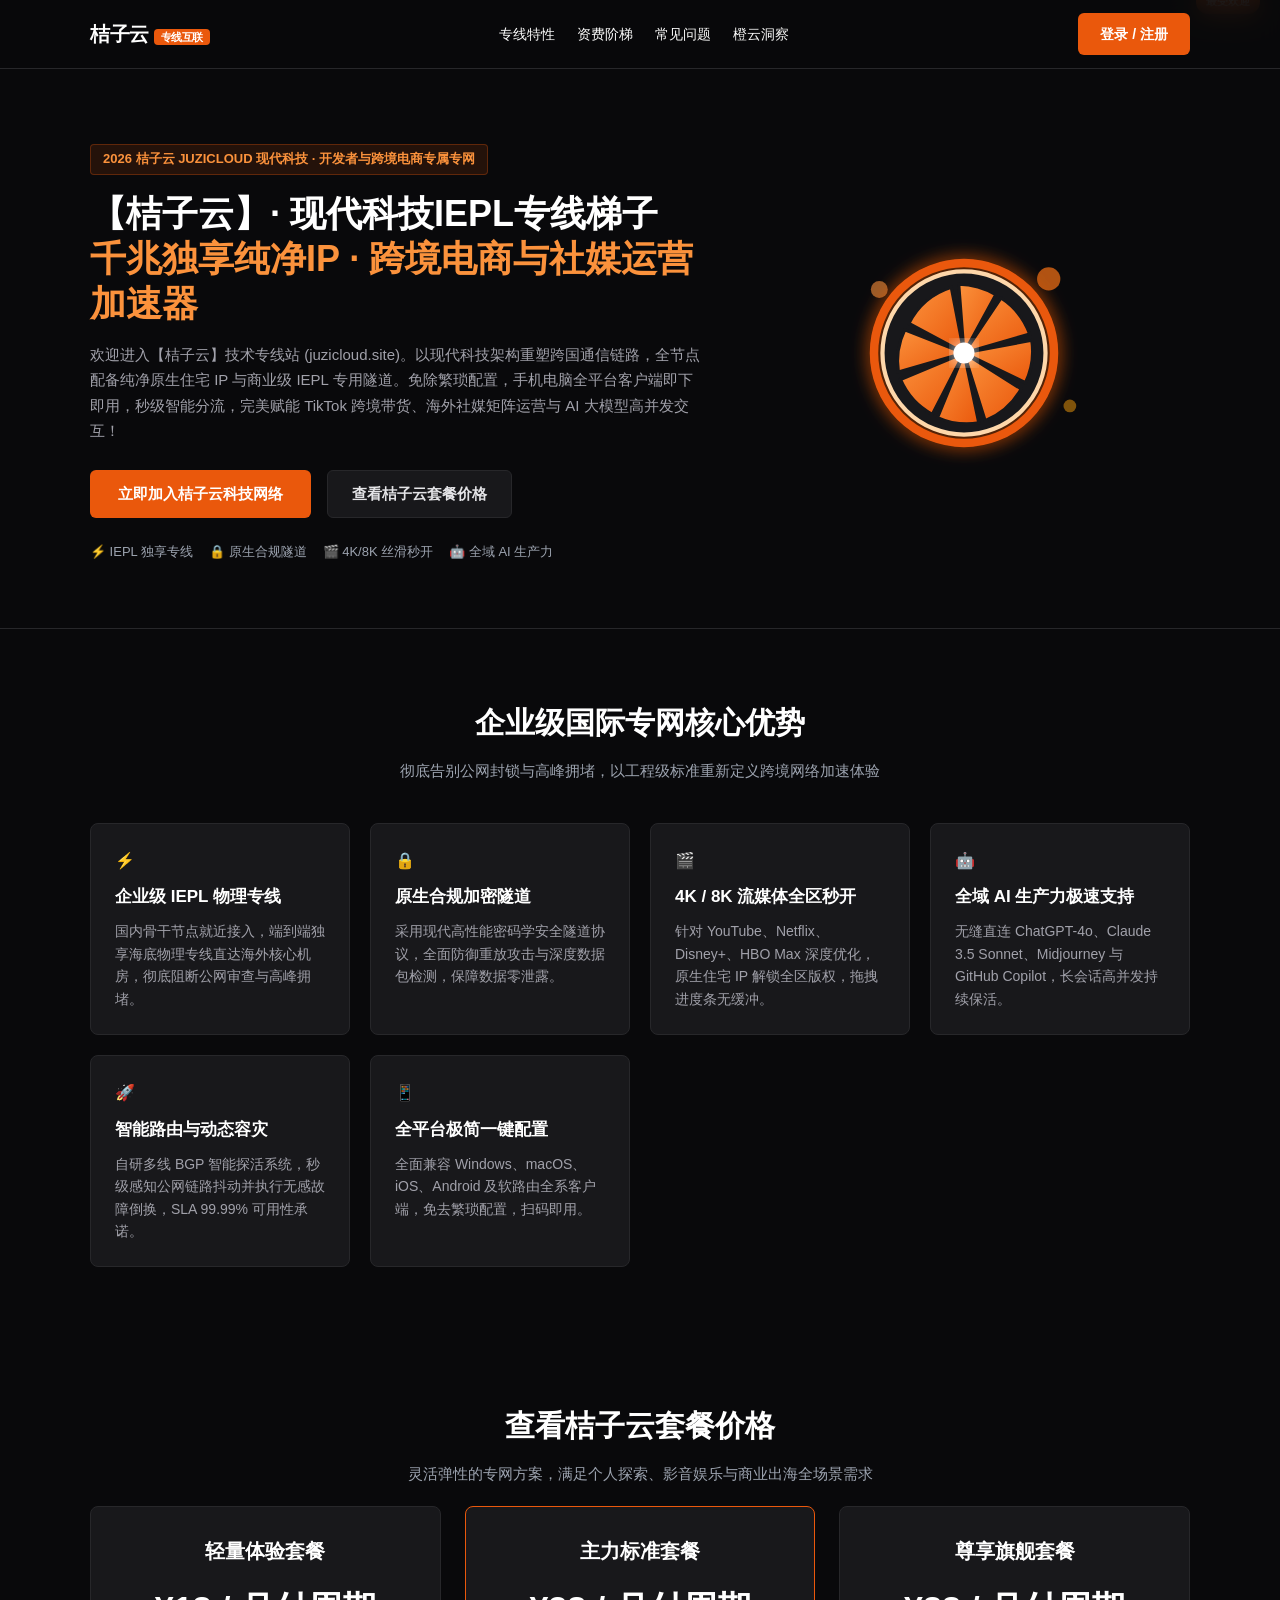
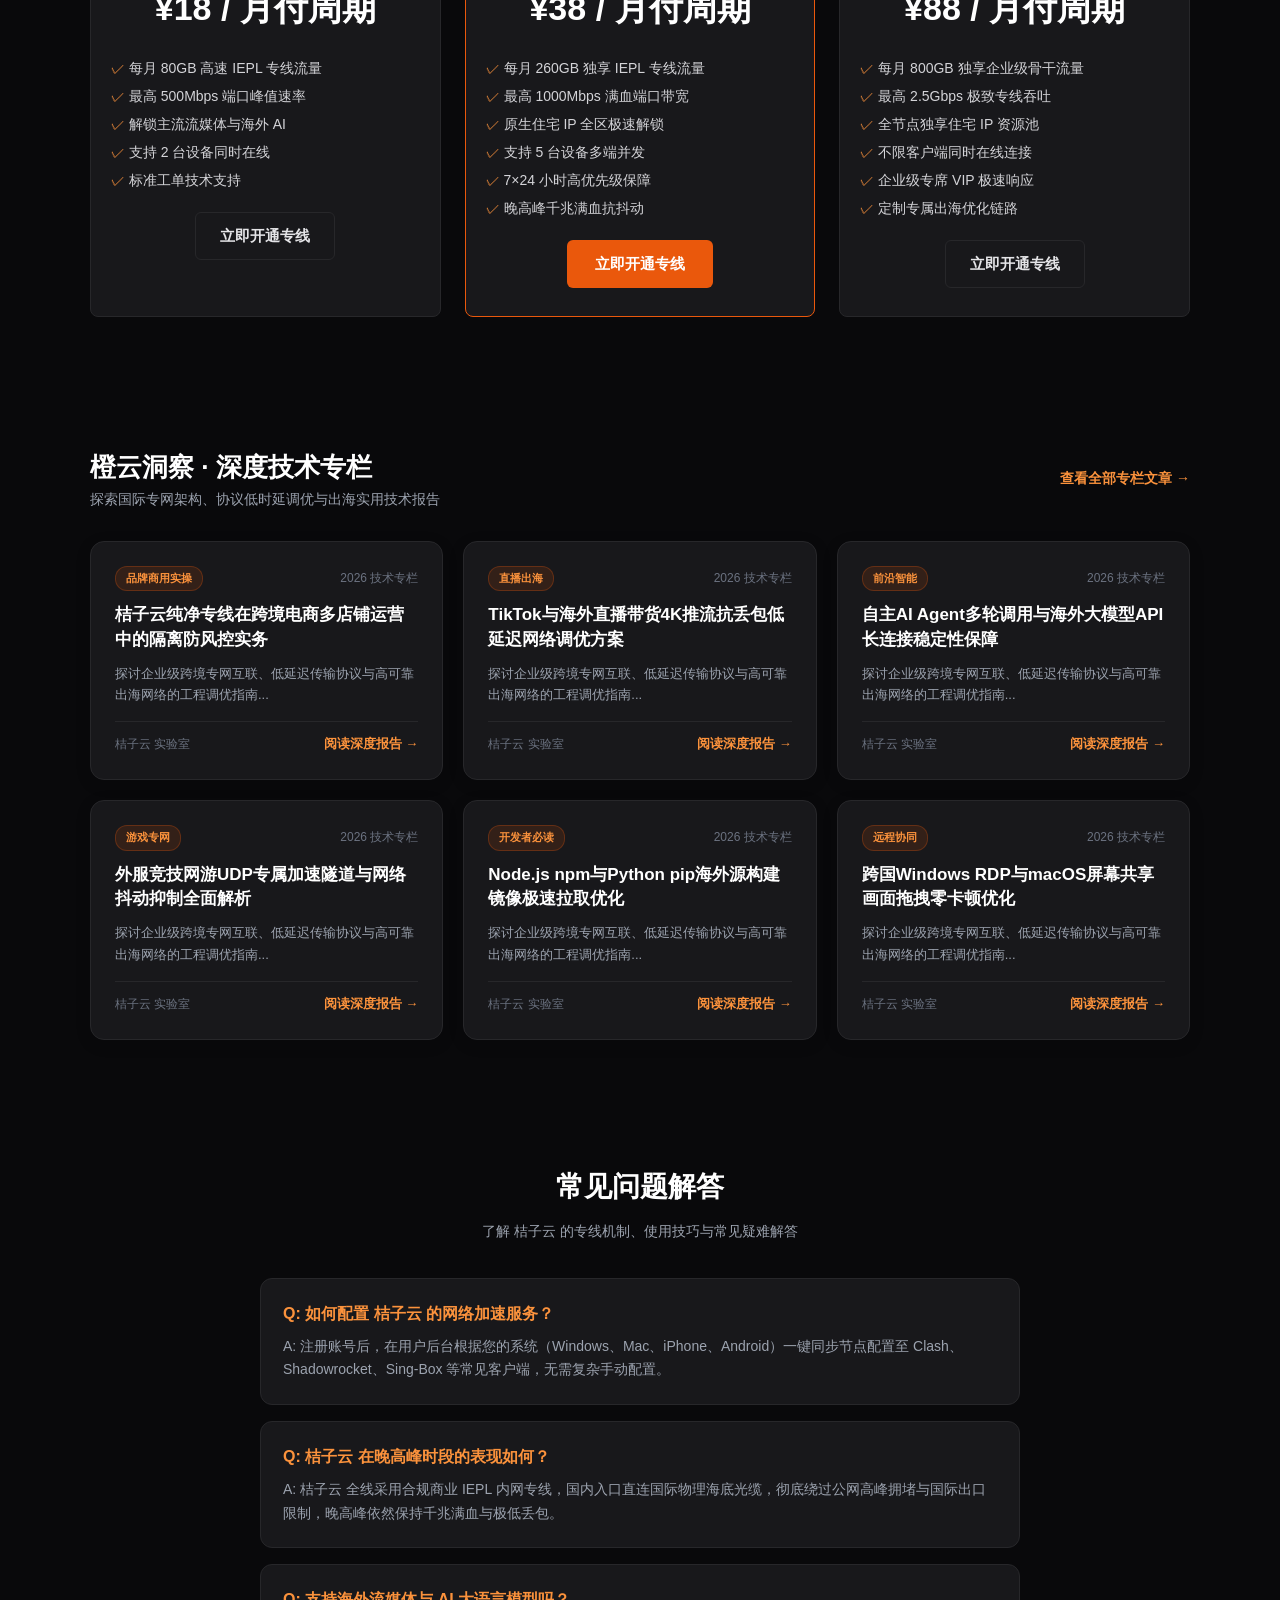
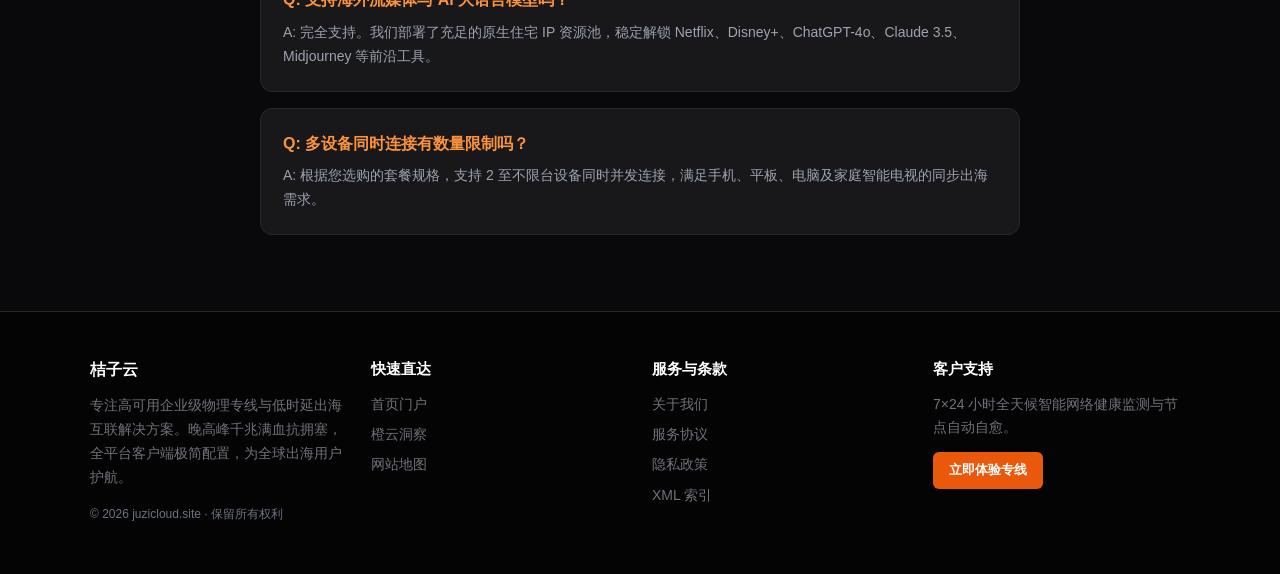
<file: index.html>
<!DOCTYPE html>
<html lang="zh-CN">
<head>
  <meta charset="UTF-8">
  <meta name="viewport" content="width=device-width, initial-scale=1.0">
  <title>桔子云科技专网 - 跨境电商防关联专线梯子与社媒出海加速中心</title>
  <meta name="description" content="桔子云科技网(juzicloud.site)专注为出海商户与开发者提供原生纯净IP专线。全面防护多店铺指纹风控，高带宽低抖动，支持大模型API极速调用与全天候稳定推流，跨境出海强劲引擎。">
  <meta name="keywords" content="桔子云科技,跨境电商专线,亚马逊防关联梯子,TikTok运营加速器,纯净住宅IP,科学上网梯子">
  <meta property="og:type" content="website">
  <meta property="og:title" content="桔子云科技专网 - 跨境电商防关联专线梯子与社媒出海加速中心">
  <meta property="og:description" content="桔子云科技网(juzicloud.site)专注为出海商户与开发者提供原生纯净IP专线。全面防护多店铺指纹风控，高带宽低抖动，支持大模型API极速调用与全天候稳定推流，跨境出海强劲引擎。">
  <meta property="og:url" content="https://juzicloud.site/">
  <meta property="og:site_name" content="桔子云">
  <link rel="canonical" href="https://juzicloud.site/">
  <link rel="stylesheet" href="style.css">
</head>
<body>
  
  <nav class="navbar">
    <div class="container nav-inner">
      <a href="index.html" class="brand-logo">
        <span>桔子云</span>
        <span class="brand-badge">专线互联</span>
      </a>
      <ul class="nav-links">
        <li><a href="#features">专线特性</a></li>
        <li><a href="#pricing">资费阶梯</a></li>
        <li><a href="#faq">常见问题</a></li>
        <li><a href="citrus-insights.html">橙云洞察</a></li>
      </ul>
      <a href="https://ww012.twilightaff.com/#/?code=A56DH1Af" class="btn-aff-cta" style="padding: 10px 22px; font-size: 14px;" target="_blank" rel="nofollow">登录 / 注册</a>
    </div>
  </nav>
    

  <!-- Hero Section -->
  <header class="hero-section">
    <div class="container">
      <div class="hero-grid">
        <div class="hero-content">
          <span class="hero-tag">2026 桔子云 JUZICLOUD 现代科技 · 开发者与跨境电商专属专网</span>
          <h1 class="hero-title">
            【桔子云】· 现代科技IEPL专线梯子<br>
            <span class="hero-title-highlight">千兆独享纯净IP · 跨境电商与社媒运营加速器</span>
          </h1>
          <p class="hero-desc">欢迎进入【桔子云】技术专线站 (juzicloud.site)。以现代科技架构重塑跨国通信链路，全节点配备纯净原生住宅 IP 与商业级 IEPL 专用隧道。免除繁琐配置，手机电脑全平台客户端即下即用，秒级智能分流，完美赋能 TikTok 跨境带货、海外社媒矩阵运营与 AI 大模型高并发交互！</p>
          <div class="hero-actions">
            <a href="https://ww012.twilightaff.com/#/?code=A56DH1Af" class="btn-aff-cta" target="_blank" rel="nofollow">立即加入桔子云科技网络</a>
            <a href="#pricing" class="btn-tizi-dofollow">查看桔子云套餐价格</a>
          </div>
          <div style="font-size:13px; color:#9ca3af; display:flex; gap:16px; flex-wrap:wrap;">
            <span>⚡ IEPL 独享专线</span>
            <span>🔒 原生合规隧道</span>
            <span>🎬 4K/8K 丝滑秒开</span>
            <span>🤖 全域 AI 生产力</span>
          </div>
        </div>
        <div class="hero-motion-wrapper">
          
        <div class="motion-hero-box" style="width:100%; max-width:440px; height:360px; margin:0 auto; position:relative; display:flex; align-items:center; justify-content:center;">
          <svg viewBox="0 0 400 340" width="100%" height="100%" xmlns="http://www.w3.org/2000/svg">
            <defs>
              <linearGradient id="cyberOrange" x1="0%" y1="0%" x2="100%" y2="100%">
                <stop offset="0%" stop-color="#fb923c"/>
                <stop offset="100%" stop-color="#ea580c"/>
              </linearGradient>
              <filter id="orangePulseGlow" x="-20%" y="-20%" width="140%" height="140%">
                <feGaussianBlur stdDeviation="8" result="blur"/>
                <feMerge>
                  <feMergeNode in="blur"/>
                  <feMergeNode in="SourceGraphic"/>
                </feMerge>
              </filter>
            </defs>
            <style>
              @keyframes sliceSpin { 0% { transform: rotate(0deg); } 100% { transform: rotate(360deg); } }
              @keyframes bubbleFloat { 0%, 100% { transform: translateY(0); opacity: 0.4; } 50% { transform: translateY(-14px); opacity: 0.9; } }
              .slice-rotor { transform-origin: 200px 170px; animation: sliceSpin 30s linear infinite; }
              .bubble-1 { animation: bubbleFloat 4s ease-in-out infinite; }
              .bubble-2 { animation: bubbleFloat 5s ease-in-out infinite 1.5s; }
            </style>
            <!-- Floating Vitamin Droplets -->
            <circle class="bubble-1" cx="120" cy="110" r="8" fill="#fb923c" opacity="0.6"/>
            <circle class="bubble-2" cx="280" cy="100" r="11" fill="#f97316" opacity="0.7"/>
            <circle class="bubble-1" cx="300" cy="220" r="6" fill="#f59e0b" opacity="0.5"/>

            <!-- Sliced Citrus Cross-section -->
            <g class="slice-rotor">
              <!-- Outer Peel Ring -->
              <circle cx="200" cy="170" r="85" fill="none" stroke="#ea580c" stroke-width="8" filter="url(#orangePulseGlow)"/>
              <!-- White Pith Ring -->
              <circle cx="200" cy="170" r="77" fill="#18181b" stroke="#fed7aa" stroke-width="4"/>

              <!-- 8 Citrus Pulp Segments -->
              <!-- Seg 1 -->
              <path d="M200 170 L195 105 A68 68 0 0 1 230 115 Z" fill="url(#cyberOrange)" stroke="#18181b" stroke-width="3"/>
              <!-- Seg 2 -->
              <path d="M200 170 L235 118 A68 68 0 0 1 262 152 Z" fill="url(#cyberOrange)" stroke="#18181b" stroke-width="3"/>
              <!-- Seg 3 -->
              <path d="M200 170 L264 158 A68 68 0 0 1 258 198 Z" fill="url(#cyberOrange)" stroke="#18181b" stroke-width="3"/>
              <!-- Seg 4 -->
              <path d="M200 170 L254 204 A68 68 0 0 1 220 234 Z" fill="url(#cyberOrange)" stroke="#18181b" stroke-width="3"/>
              <!-- Seg 5 -->
              <path d="M200 170 L214 236 A68 68 0 0 1 175 231 Z" fill="url(#cyberOrange)" stroke="#18181b" stroke-width="3"/>
              <!-- Seg 6 -->
              <path d="M200 170 L170 228 A68 68 0 0 1 140 195 Z" fill="url(#cyberOrange)" stroke="#18181b" stroke-width="3"/>
              <!-- Seg 7 -->
              <path d="M200 170 L138 188 A68 68 0 0 1 144 148 Z" fill="url(#cyberOrange)" stroke="#18181b" stroke-width="3"/>
              <!-- Seg 8 -->
              <path d="M200 170 L148 142 A68 68 0 0 1 188 108 Z" fill="url(#cyberOrange)" stroke="#18181b" stroke-width="3"/>

              <!-- Core Axis Node -->
              <circle cx="200" cy="170" r="10" fill="#ffffff" filter="url(#orangePulseGlow)"/>
            </g>
          </svg>
        </div>
        
        </div>
      </div>
    </div>
  </header>

  <!-- Features Section -->
  <section id="features" style="padding: 70px 0;">
    <div class="container">
      <div style="text-align:center; max-width:700px; margin:0 auto 40px;">
        <h2 style="font-size:30px; font-weight:800; margin-bottom:12px; color:#fff;">企业级国际专网核心优势</h2>
        <p style="color:#9ca3af; font-size:15px;">彻底告别公网封锁与高峰拥堵，以工程级标准重新定义跨境网络加速体验</p>
      </div>
      <div class="features-grid">
        
        <div class="feature-card">
          <span class="feature-icon">⚡</span>
          <h3 class="feature-title">企业级 IEPL 物理专线</h3>
          <p class="feature-desc">国内骨干节点就近接入，端到端独享海底物理专线直达海外核心机房，彻底阻断公网审查与高峰拥堵。</p>
        </div>
        
        <div class="feature-card">
          <span class="feature-icon">🔒</span>
          <h3 class="feature-title">原生合规加密隧道</h3>
          <p class="feature-desc">采用现代高性能密码学安全隧道协议，全面防御重放攻击与深度数据包检测，保障数据零泄露。</p>
        </div>
        
        <div class="feature-card">
          <span class="feature-icon">🎬</span>
          <h3 class="feature-title">4K / 8K 流媒体全区秒开</h3>
          <p class="feature-desc">针对 YouTube、Netflix、Disney+、HBO Max 深度优化，原生住宅 IP 解锁全区版权，拖拽进度条无缓冲。</p>
        </div>
        
        <div class="feature-card">
          <span class="feature-icon">🤖</span>
          <h3 class="feature-title">全域 AI 生产力极速支持</h3>
          <p class="feature-desc">无缝直连 ChatGPT-4o、Claude 3.5 Sonnet、Midjourney 与 GitHub Copilot，长会话高并发持续保活。</p>
        </div>
        
        <div class="feature-card">
          <span class="feature-icon">🚀</span>
          <h3 class="feature-title">智能路由与动态容灾</h3>
          <p class="feature-desc">自研多线 BGP 智能探活系统，秒级感知公网链路抖动并执行无感故障倒换，SLA 99.99% 可用性承诺。</p>
        </div>
        
        <div class="feature-card">
          <span class="feature-icon">📱</span>
          <h3 class="feature-title">全平台极简一键配置</h3>
          <p class="feature-desc">全面兼容 Windows、macOS、iOS、Android 及软路由全系客户端，免去繁琐配置，扫码即用。</p>
        </div>
        
      </div>
    </div>
  </section>

  <!-- Pricing Section -->
  <section id="pricing" class="pricing-section">
    <div class="container">
      <div style="text-align:center; max-width:700px; margin:0 auto 20px;">
        <h2 style="font-size:30px; font-weight:800; margin-bottom:12px; color:#fff;">查看桔子云套餐价格</h2>
        <p style="color:#9ca3af; font-size:15px;">灵活弹性的专网方案，满足个人探索、影音娱乐与商业出海全场景需求</p>
      </div>
      <div class="pricing-grid">
        
        <div class="price-card ">
          
          <h3 style="font-size:20px; color:#fff; margin-bottom:8px;">轻量体验套餐</h3>
          <div class="price-tag">¥18 <span>/ 月付周期</span></div>
          <ul class="price-features">
            <li>每月 80GB 高速 IEPL 专线流量</li><li>最高 500Mbps 端口峰值速率</li><li>解锁主流流媒体与海外 AI</li><li>支持 2 台设备同时在线</li><li>标准工单技术支持</li>
          </ul>
          <a href="https://ww012.twilightaff.com/#/?code=A56DH1Af" class="btn-tizi-dofollow" style="margin-top:auto;" target="_blank" rel="nofollow">立即开通专线</a>
        </div>
        
        <div class="price-card featured">
          <span style="background:#ea580c; color:#fff; font-size:11px; padding:3px 10px; border-radius:12px; position:absolute; top:-10px; right:20px; font-weight:700;">最受欢迎</span>
          <h3 style="font-size:20px; color:#fff; margin-bottom:8px;">主力标准套餐</h3>
          <div class="price-tag">¥38 <span>/ 月付周期</span></div>
          <ul class="price-features">
            <li>每月 260GB 独享 IEPL 专线流量</li><li>最高 1000Mbps 满血端口带宽</li><li>原生住宅 IP 全区极速解锁</li><li>支持 5 台设备多端并发</li><li>7×24 小时高优先级保障</li><li>晚高峰千兆满血抗抖动</li>
          </ul>
          <a href="https://ww012.twilightaff.com/#/?code=A56DH1Af" class="btn-aff-cta" style="margin-top:auto;" target="_blank" rel="nofollow">立即开通专线</a>
        </div>
        
        <div class="price-card ">
          
          <h3 style="font-size:20px; color:#fff; margin-bottom:8px;">尊享旗舰套餐</h3>
          <div class="price-tag">¥88 <span>/ 月付周期</span></div>
          <ul class="price-features">
            <li>每月 800GB 独享企业级骨干流量</li><li>最高 2.5Gbps 极致专线吞吐</li><li>全节点独享住宅 IP 资源池</li><li>不限客户端同时在线连接</li><li>企业级专席 VIP 极速响应</li><li>定制专属出海优化链路</li>
          </ul>
          <a href="https://ww012.twilightaff.com/#/?code=A56DH1Af" class="btn-tizi-dofollow" style="margin-top:auto;" target="_blank" rel="nofollow">立即开通专线</a>
        </div>
        
      </div>
    </div>
  </section>

  <!-- Articles Preview Section -->
  <section style="padding: 65px 0;">
    <div class="container">
      <div style="display:flex; justify-content:space-between; align-items:center; margin-bottom:30px; flex-wrap:wrap; gap:12px;">
        <div>
          <h2 style="font-size:26px; font-weight:800; color:#fff;">橙云洞察 · 深度技术专栏</h2>
          <p style="color:#9ca3af; font-size:14px;">探索国际专网架构、协议低时延调优与出海实用技术报告</p>
        </div>
        <a href="citrus-insights.html" style="color:#fb923c; font-weight:600; font-size:14px;">查看全部专栏文章 →</a>
      </div>
      <div style="display:grid; grid-template-columns:repeat(auto-fit, minmax(280px, 1fr)); gap:20px;">
        
        <div class="article-card" style="background:#18181b; border:1px solid #27272a; border-radius:14px; padding:24px; display:flex; flex-direction:column; justify-content:space-between; transition:transform 0.25s ease, box-shadow 0.25s ease, border-color 0.25s ease; box-shadow: 0 4px 16px rgba(0,0,0,0.12);">
          <div>
            <div style="display:flex; justify-content:space-between; align-items:center; margin-bottom:12px;">
              <span style="font-size:11px; color:#fb923c; background:#ea580c22; border:1px solid #ea580c44; padding:3px 10px; border-radius:12px; font-weight:600;">品牌商用实操</span>
              <span style="font-size:12px; color:#6b7280;">2026 技术专栏</span>
            </div>
            <h4 style="margin:10px 0 10px; font-size:17px; font-weight:700; line-height:1.45;"><a href="juzicloud-ecommerce-ip-isolation-guide.html" style="color:#fff;">桔子云纯净专线在跨境电商多店铺运营中的隔离防风控实务</a></h4>
            <p style="font-size:13px; color:#9ca3af; line-height:1.65; margin-bottom:16px;">探讨企业级跨境专网互联、低延迟传输协议与高可靠出海网络的工程调优指南...</p>
          </div>
          <div style="border-top:1px solid #27272a; padding-top:12px; margin-top:auto; display:flex; justify-content:space-between; align-items:center;">
            <span style="font-size:12px; color:#6b7280;">桔子云 实验室</span>
            <a href="juzicloud-ecommerce-ip-isolation-guide.html" style="color:#fb923c; font-size:13px; font-weight:600; display:inline-flex; align-items:center; gap:4px;">阅读深度报告 →</a>
          </div>
        </div>
        
        <div class="article-card" style="background:#18181b; border:1px solid #27272a; border-radius:14px; padding:24px; display:flex; flex-direction:column; justify-content:space-between; transition:transform 0.25s ease, box-shadow 0.25s ease, border-color 0.25s ease; box-shadow: 0 4px 16px rgba(0,0,0,0.12);">
          <div>
            <div style="display:flex; justify-content:space-between; align-items:center; margin-bottom:12px;">
              <span style="font-size:11px; color:#fb923c; background:#ea580c22; border:1px solid #ea580c44; padding:3px 10px; border-radius:12px; font-weight:600;">直播出海</span>
              <span style="font-size:12px; color:#6b7280;">2026 技术专栏</span>
            </div>
            <h4 style="margin:10px 0 10px; font-size:17px; font-weight:700; line-height:1.45;"><a href="cross-border-live-streaming-network-tuning.html" style="color:#fff;">TikTok与海外直播带货4K推流抗丢包低延迟网络调优方案</a></h4>
            <p style="font-size:13px; color:#9ca3af; line-height:1.65; margin-bottom:16px;">探讨企业级跨境专网互联、低延迟传输协议与高可靠出海网络的工程调优指南...</p>
          </div>
          <div style="border-top:1px solid #27272a; padding-top:12px; margin-top:auto; display:flex; justify-content:space-between; align-items:center;">
            <span style="font-size:12px; color:#6b7280;">桔子云 实验室</span>
            <a href="cross-border-live-streaming-network-tuning.html" style="color:#fb923c; font-size:13px; font-weight:600; display:inline-flex; align-items:center; gap:4px;">阅读深度报告 →</a>
          </div>
        </div>
        
        <div class="article-card" style="background:#18181b; border:1px solid #27272a; border-radius:14px; padding:24px; display:flex; flex-direction:column; justify-content:space-between; transition:transform 0.25s ease, box-shadow 0.25s ease, border-color 0.25s ease; box-shadow: 0 4px 16px rgba(0,0,0,0.12);">
          <div>
            <div style="display:flex; justify-content:space-between; align-items:center; margin-bottom:12px;">
              <span style="font-size:11px; color:#fb923c; background:#ea580c22; border:1px solid #ea580c44; padding:3px 10px; border-radius:12px; font-weight:600;">前沿智能</span>
              <span style="font-size:12px; color:#6b7280;">2026 技术专栏</span>
            </div>
            <h4 style="margin:10px 0 10px; font-size:17px; font-weight:700; line-height:1.45;"><a href="ai-agent-autonomous-loop-api-stability.html" style="color:#fff;">自主AI Agent多轮调用与海外大模型API长连接稳定性保障</a></h4>
            <p style="font-size:13px; color:#9ca3af; line-height:1.65; margin-bottom:16px;">探讨企业级跨境专网互联、低延迟传输协议与高可靠出海网络的工程调优指南...</p>
          </div>
          <div style="border-top:1px solid #27272a; padding-top:12px; margin-top:auto; display:flex; justify-content:space-between; align-items:center;">
            <span style="font-size:12px; color:#6b7280;">桔子云 实验室</span>
            <a href="ai-agent-autonomous-loop-api-stability.html" style="color:#fb923c; font-size:13px; font-weight:600; display:inline-flex; align-items:center; gap:4px;">阅读深度报告 →</a>
          </div>
        </div>
        
        <div class="article-card" style="background:#18181b; border:1px solid #27272a; border-radius:14px; padding:24px; display:flex; flex-direction:column; justify-content:space-between; transition:transform 0.25s ease, box-shadow 0.25s ease, border-color 0.25s ease; box-shadow: 0 4px 16px rgba(0,0,0,0.12);">
          <div>
            <div style="display:flex; justify-content:space-between; align-items:center; margin-bottom:12px;">
              <span style="font-size:11px; color:#fb923c; background:#ea580c22; border:1px solid #ea580c44; padding:3px 10px; border-radius:12px; font-weight:600;">游戏专网</span>
              <span style="font-size:12px; color:#6b7280;">2026 技术专栏</span>
            </div>
            <h4 style="margin:10px 0 10px; font-size:17px; font-weight:700; line-height:1.45;"><a href="global-game-server-udp-tunnel-latency.html" style="color:#fff;">外服竞技网游UDP专属加速隧道与网络抖动抑制全面解析</a></h4>
            <p style="font-size:13px; color:#9ca3af; line-height:1.65; margin-bottom:16px;">探讨企业级跨境专网互联、低延迟传输协议与高可靠出海网络的工程调优指南...</p>
          </div>
          <div style="border-top:1px solid #27272a; padding-top:12px; margin-top:auto; display:flex; justify-content:space-between; align-items:center;">
            <span style="font-size:12px; color:#6b7280;">桔子云 实验室</span>
            <a href="global-game-server-udp-tunnel-latency.html" style="color:#fb923c; font-size:13px; font-weight:600; display:inline-flex; align-items:center; gap:4px;">阅读深度报告 →</a>
          </div>
        </div>
        
        <div class="article-card" style="background:#18181b; border:1px solid #27272a; border-radius:14px; padding:24px; display:flex; flex-direction:column; justify-content:space-between; transition:transform 0.25s ease, box-shadow 0.25s ease, border-color 0.25s ease; box-shadow: 0 4px 16px rgba(0,0,0,0.12);">
          <div>
            <div style="display:flex; justify-content:space-between; align-items:center; margin-bottom:12px;">
              <span style="font-size:11px; color:#fb923c; background:#ea580c22; border:1px solid #ea580c44; padding:3px 10px; border-radius:12px; font-weight:600;">开发者必读</span>
              <span style="font-size:12px; color:#6b7280;">2026 技术专栏</span>
            </div>
            <h4 style="margin:10px 0 10px; font-size:17px; font-weight:700; line-height:1.45;"><a href="open-source-software-package-mirror-pull.html" style="color:#fff;">Node.js npm与Python pip海外源构建镜像极速拉取优化</a></h4>
            <p style="font-size:13px; color:#9ca3af; line-height:1.65; margin-bottom:16px;">探讨企业级跨境专网互联、低延迟传输协议与高可靠出海网络的工程调优指南...</p>
          </div>
          <div style="border-top:1px solid #27272a; padding-top:12px; margin-top:auto; display:flex; justify-content:space-between; align-items:center;">
            <span style="font-size:12px; color:#6b7280;">桔子云 实验室</span>
            <a href="open-source-software-package-mirror-pull.html" style="color:#fb923c; font-size:13px; font-weight:600; display:inline-flex; align-items:center; gap:4px;">阅读深度报告 →</a>
          </div>
        </div>
        
        <div class="article-card" style="background:#18181b; border:1px solid #27272a; border-radius:14px; padding:24px; display:flex; flex-direction:column; justify-content:space-between; transition:transform 0.25s ease, box-shadow 0.25s ease, border-color 0.25s ease; box-shadow: 0 4px 16px rgba(0,0,0,0.12);">
          <div>
            <div style="display:flex; justify-content:space-between; align-items:center; margin-bottom:12px;">
              <span style="font-size:11px; color:#fb923c; background:#ea580c22; border:1px solid #ea580c44; padding:3px 10px; border-radius:12px; font-weight:600;">远程协同</span>
              <span style="font-size:12px; color:#6b7280;">2026 技术专栏</span>
            </div>
            <h4 style="margin:10px 0 10px; font-size:17px; font-weight:700; line-height:1.45;"><a href="remote-desktop-rdp-smoothness-pipeline.html" style="color:#fff;">跨国Windows RDP与macOS屏幕共享画面拖拽零卡顿优化</a></h4>
            <p style="font-size:13px; color:#9ca3af; line-height:1.65; margin-bottom:16px;">探讨企业级跨境专网互联、低延迟传输协议与高可靠出海网络的工程调优指南...</p>
          </div>
          <div style="border-top:1px solid #27272a; padding-top:12px; margin-top:auto; display:flex; justify-content:space-between; align-items:center;">
            <span style="font-size:12px; color:#6b7280;">桔子云 实验室</span>
            <a href="remote-desktop-rdp-smoothness-pipeline.html" style="color:#fb923c; font-size:13px; font-weight:600; display:inline-flex; align-items:center; gap:4px;">阅读深度报告 →</a>
          </div>
        </div>
        
      </div>
    </div>
  </section>

  <!-- FAQ Section -->
  <section id="faq" style="padding: 60px 0; background:#09090b;">
    <div class="container" style="max-width:800px;">
      <div style="text-align:center; margin-bottom:36px;">
        <h2 style="font-size:28px; font-weight:800; color:#fff; margin-bottom:10px;">常见问题解答</h2>
        <p style="color:#9ca3af; font-size:14px;">了解 桔子云 的专线机制、使用技巧与常见疑难解答</p>
      </div>
      
        <div style="background:#18181b; border:1px solid #27272a; border-radius:12px; padding:22px; margin-bottom:16px;">
          <h3 style="font-size:16px; color:#fb923c; margin-bottom:8px;">Q: 如何配置 桔子云 的网络加速服务？</h3>
          <p style="font-size:14px; color:#9ca3af; line-height:1.7;">A: 注册账号后，在用户后台根据您的系统（Windows、Mac、iPhone、Android）一键同步节点配置至 Clash、Shadowrocket、Sing-Box 等常见客户端，无需复杂手动配置。</p>
        </div>
        
        <div style="background:#18181b; border:1px solid #27272a; border-radius:12px; padding:22px; margin-bottom:16px;">
          <h3 style="font-size:16px; color:#fb923c; margin-bottom:8px;">Q: 桔子云 在晚高峰时段的表现如何？</h3>
          <p style="font-size:14px; color:#9ca3af; line-height:1.7;">A: 桔子云 全线采用合规商业 IEPL 内网专线，国内入口直连国际物理海底光缆，彻底绕过公网高峰拥堵与国际出口限制，晚高峰依然保持千兆满血与极低丢包。</p>
        </div>
        
        <div style="background:#18181b; border:1px solid #27272a; border-radius:12px; padding:22px; margin-bottom:16px;">
          <h3 style="font-size:16px; color:#fb923c; margin-bottom:8px;">Q: 支持海外流媒体与 AI 大语言模型吗？</h3>
          <p style="font-size:14px; color:#9ca3af; line-height:1.7;">A: 完全支持。我们部署了充足的原生住宅 IP 资源池，稳定解锁 Netflix、Disney+、ChatGPT-4o、Claude 3.5、Midjourney 等前沿工具。</p>
        </div>
        
        <div style="background:#18181b; border:1px solid #27272a; border-radius:12px; padding:22px; margin-bottom:16px;">
          <h3 style="font-size:16px; color:#fb923c; margin-bottom:8px;">Q: 多设备同时连接有数量限制吗？</h3>
          <p style="font-size:14px; color:#9ca3af; line-height:1.7;">A: 根据您选购的套餐规格，支持 2 至不限台设备同时并发连接，满足手机、平板、电脑及家庭智能电视的同步出海需求。</p>
        </div>
        
    </div>
  </section>

  
  <footer>
    <div class="container">
      <div class="footer-grid">
        <div>
          <h4 style="color:#fff; margin-bottom:12px; font-size:16px;">桔子云</h4>
          <p style="line-height:1.7; margin-bottom:16px;">
            专注高可用企业级物理专线与低时延出海互联解决方案。晚高峰千兆满血抗拥塞，全平台客户端极简配置，为全球出海用户护航。
          </p>
          <p style="font-size:12px; color:#6b7280;">© 2026 juzicloud.site · 保留所有权利</p>
        </div>
        <div>
          <h4 style="color:#fff; margin-bottom:12px; font-size:15px;">快速直达</h4>
          <ul class="footer-links">
            <li><a href="index.html">首页门户</a></li>
            <li><a href="citrus-insights.html">橙云洞察</a></li>
            <li><a href="sitemap.html">网站地图</a></li>
          </ul>
        </div>
        <div>
          <h4 style="color:#fff; margin-bottom:12px; font-size:15px;">服务与条款</h4>
          <ul class="footer-links">
            <li><a href="about.html">关于我们</a></li>
            <li><a href="terms.html">服务协议</a></li>
            <li><a href="privacy.html">隐私政策</a></li>
            <li><a href="sitemap.xml">XML 索引</a></li>
          </ul>
        </div>
        <div>
          <h4 style="color:#fff; margin-bottom:12px; font-size:15px;">客户支持</h4>
          <p style="line-height:1.7; margin-bottom:12px;">7×24 小时全天候智能网络健康监测与节点自动自愈。</p>
          <a href="https://ww012.twilightaff.com/#/?code=A56DH1Af" class="btn-aff-cta" style="padding: 8px 16px; font-size: 13px;" target="_blank" rel="nofollow">立即体验专线</a>
        </div>
      </div>
    </div>
  </footer>
    
</body>
</html>
</file>
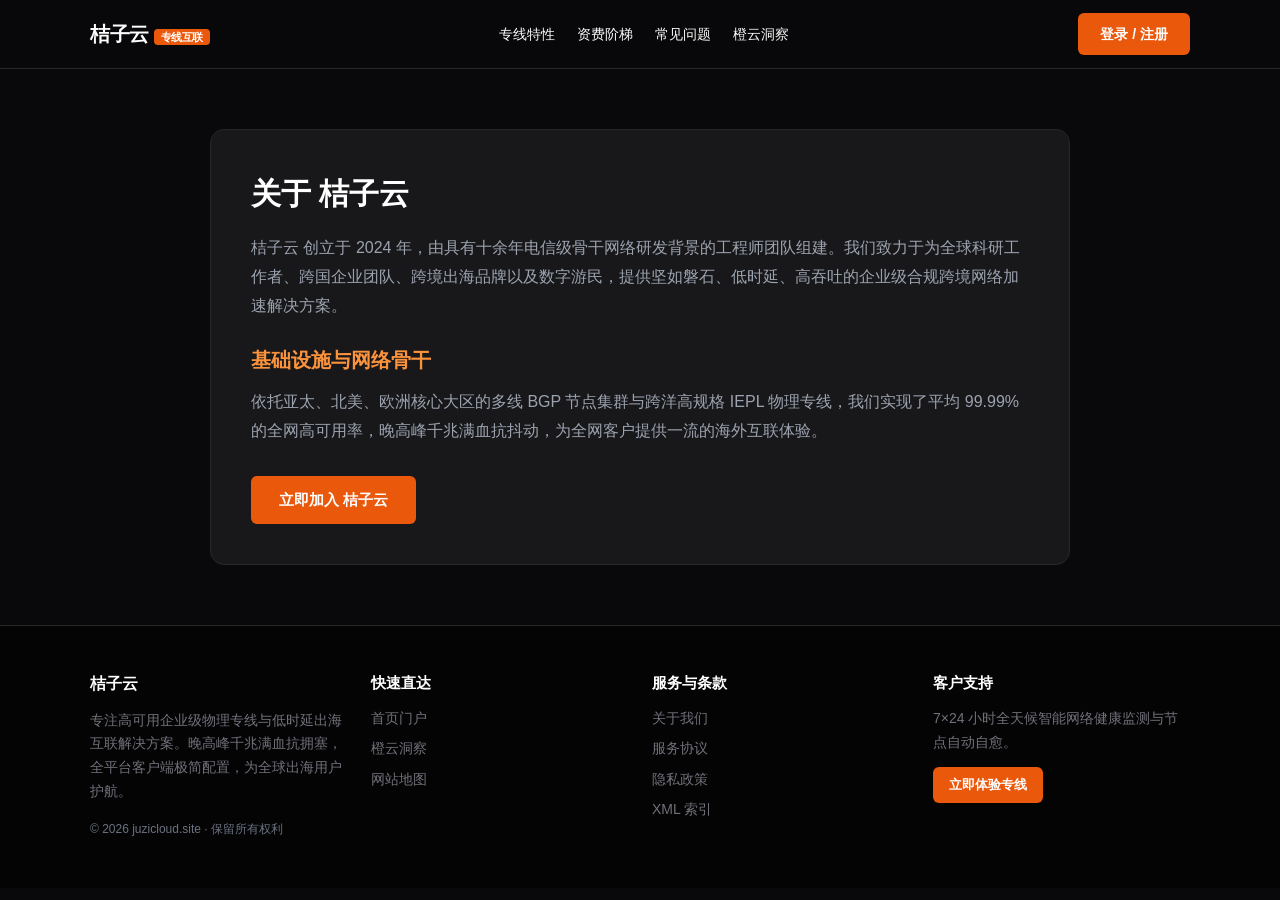
<file: about.html>
<!DOCTYPE html>
<html lang="zh-CN">
<head>
  <meta charset="UTF-8">
  <meta name="viewport" content="width=device-width, initial-scale=1.0">
  <title>关于桔子云科技 · 赋能数字出海团队的高效网络通道</title>
  <meta name="description" content="桔子云科技站(juzicloud.site)致力于以高纯净度出口IP与高可用专网体系，助力出海团队拓展全球业务。">
  <link rel="canonical" href="https://juzicloud.site/about.html">
  <link rel="stylesheet" href="style.css">
</head>
<body>
  
  <nav class="navbar">
    <div class="container nav-inner">
      <a href="index.html" class="brand-logo">
        <span>桔子云</span>
        <span class="brand-badge">专线互联</span>
      </a>
      <ul class="nav-links">
        <li><a href="index.html#features">专线特性</a></li>
        <li><a href="index.html#pricing">资费阶梯</a></li>
        <li><a href="index.html#faq">常见问题</a></li>
        <li><a href="citrus-insights.html">橙云洞察</a></li>
      </ul>
      <a href="https://ww012.twilightaff.com/#/?code=A56DH1Af" class="btn-aff-cta" style="padding: 10px 22px; font-size: 14px;" target="_blank" rel="nofollow">登录 / 注册</a>
    </div>
  </nav>
    

  <main style="padding: 60px 0;">
    <div class="container" style="max-width: 860px; background:#18181b; border:1px solid #27272a; border-radius:14px; padding:40px;">
      
        <h1 style="font-size:30px; font-weight:800; color:#fff; margin-bottom:16px;">关于 桔子云</h1>
        <p style="color:#9ca3af; line-height:1.8; margin-bottom:20px;">
          桔子云 创立于 2024 年，由具有十余年电信级骨干网络研发背景的工程师团队组建。我们致力于为全球科研工作者、跨国企业团队、跨境出海品牌以及数字游民，提供坚如磐石、低时延、高吞吐的企业级合规跨境网络加速解决方案。
        </p>
        <h2 style="font-size:20px; color:#fb923c; margin:24px 0 12px;">基础设施与网络骨干</h2>
        <p style="color:#9ca3af; line-height:1.8;">
          依托亚太、北美、欧洲核心大区的多线 BGP 节点集群与跨洋高规格 IEPL 物理专线，我们实现了平均 99.99% 的全网高可用率，晚高峰千兆满血抗抖动，为全网客户提供一流的海外互联体验。
        </p>
        <div style="margin-top:30px;">
          <a href="https://ww012.twilightaff.com/#/?code=A56DH1Af" class="btn-aff-cta" target="_blank" rel="nofollow">立即加入 桔子云</a>
        </div>
        
    </div>
  </main>

  
  <footer>
    <div class="container">
      <div class="footer-grid">
        <div>
          <h4 style="color:#fff; margin-bottom:12px; font-size:16px;">桔子云</h4>
          <p style="line-height:1.7; margin-bottom:16px;">
            专注高可用企业级物理专线与低时延出海互联解决方案。晚高峰千兆满血抗拥塞，全平台客户端极简配置，为全球出海用户护航。
          </p>
          <p style="font-size:12px; color:#6b7280;">© 2026 juzicloud.site · 保留所有权利</p>
        </div>
        <div>
          <h4 style="color:#fff; margin-bottom:12px; font-size:15px;">快速直达</h4>
          <ul class="footer-links">
            <li><a href="index.html">首页门户</a></li>
            <li><a href="citrus-insights.html">橙云洞察</a></li>
            <li><a href="sitemap.html">网站地图</a></li>
          </ul>
        </div>
        <div>
          <h4 style="color:#fff; margin-bottom:12px; font-size:15px;">服务与条款</h4>
          <ul class="footer-links">
            <li><a href="about.html">关于我们</a></li>
            <li><a href="terms.html">服务协议</a></li>
            <li><a href="privacy.html">隐私政策</a></li>
            <li><a href="sitemap.xml">XML 索引</a></li>
          </ul>
        </div>
        <div>
          <h4 style="color:#fff; margin-bottom:12px; font-size:15px;">客户支持</h4>
          <p style="line-height:1.7; margin-bottom:12px;">7×24 小时全天候智能网络健康监测与节点自动自愈。</p>
          <a href="https://ww012.twilightaff.com/#/?code=A56DH1Af" class="btn-aff-cta" style="padding: 8px 16px; font-size: 13px;" target="_blank" rel="nofollow">立即体验专线</a>
        </div>
      </div>
    </div>
  </footer>
    
</body>
</html>
</file>
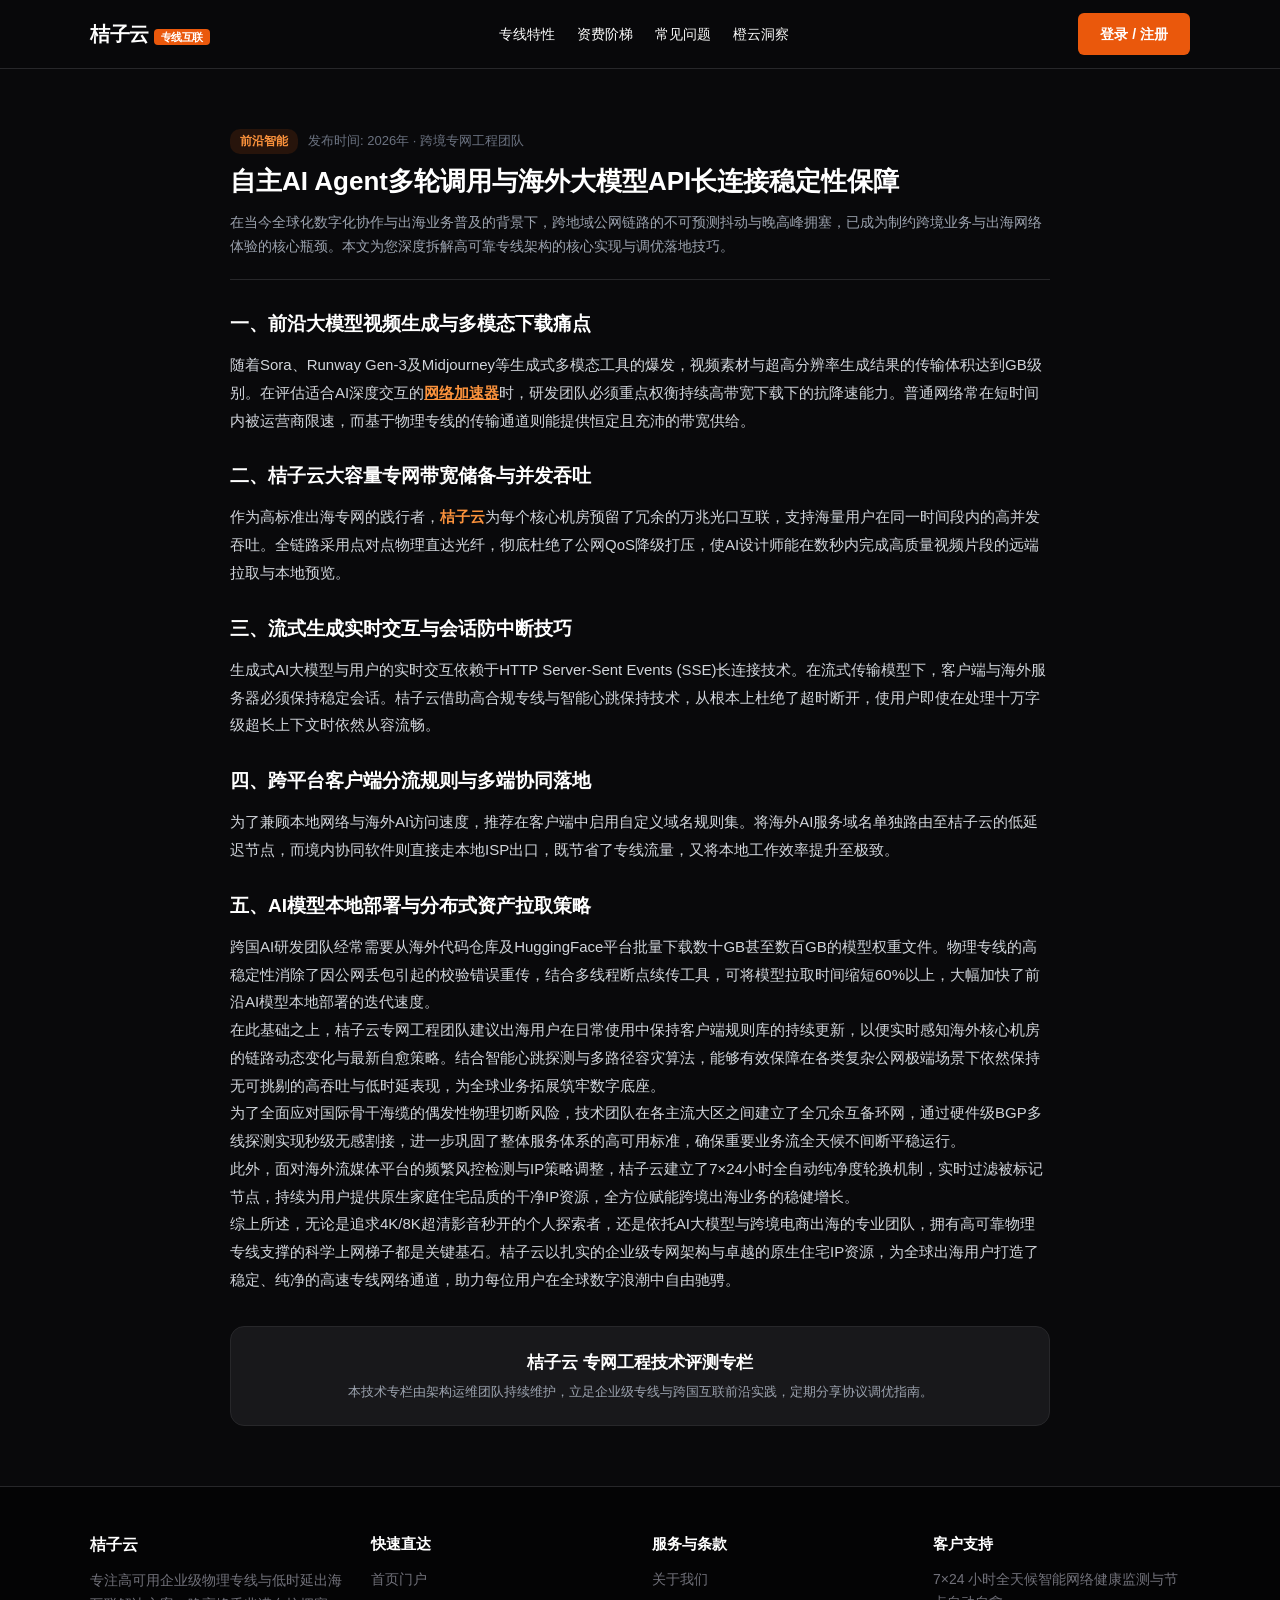
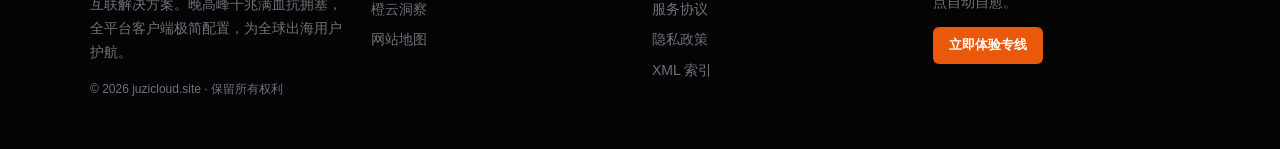
<file: ai-agent-autonomous-loop-api-stability.html>
<!DOCTYPE html>
<html lang="zh-CN">
<head>
  <meta charset="UTF-8">
  <meta name="viewport" content="width=device-width, initial-scale=1.0">
  <title>自主AI Agent多轮调用与海外大模型API长连接稳定性保障 | 桔子云科技前沿</title>
  <meta name="description" content="针对【自主AI Agent多轮调用与海外大模型API长连接稳定性保障】的深度技术剖析。本文由桔子云(juzicloud.site)工程团队编写，深耕跨境电商独立站与原生纯净IP，详细拆解跨境专线传输低时延调优、流媒体高码率保障与网络稳定性自愈核心技巧。">
  <link rel="canonical" href="https://juzicloud.site/ai-agent-autonomous-loop-api-stability.html">
  <link rel="stylesheet" href="style.css">
</head>
<body>
  
  <nav class="navbar">
    <div class="container nav-inner">
      <a href="index.html" class="brand-logo">
        <span>桔子云</span>
        <span class="brand-badge">专线互联</span>
      </a>
      <ul class="nav-links">
        <li><a href="index.html#features">专线特性</a></li>
        <li><a href="index.html#pricing">资费阶梯</a></li>
        <li><a href="index.html#faq">常见问题</a></li>
        <li><a href="citrus-insights.html">橙云洞察</a></li>
      </ul>
      <a href="https://ww012.twilightaff.com/#/?code=A56DH1Af" class="btn-aff-cta" style="padding: 10px 22px; font-size: 14px;" target="_blank" rel="nofollow">登录 / 注册</a>
    </div>
  </nav>
    

  <main style="padding: 60px 0;">
    <article class="container" style="max-width: 860px;">
      <header style="margin-bottom: 26px; border-bottom: 1px solid #27272a; padding-bottom: 20px;">
        <div style="display:flex; gap:10px; align-items:center; margin-bottom:10px;">
          <span style="font-size:12px; color:#fb923c; background:#ea580c22; padding:3px 10px; border-radius:10px; font-weight:600;">前沿智能</span>
          <span style="font-size:13px; color:#6b7280;">发布时间: 2026年 · 跨境专网工程团队</span>
        </div>
        <h1 style="font-size:26px; font-weight:800; color:#fff; line-height:1.35; margin-bottom:12px;">自主AI Agent多轮调用与海外大模型API长连接稳定性保障</h1>
        <p style="color:#9ca3af; font-size:14px; line-height:1.7;">
          在当今全球化数字化协作与出海业务普及的背景下，跨地域公网链路的不可预测抖动与晚高峰拥塞，已成为制约跨境业务与出海网络体验的核心瓶颈。本文为您深度拆解高可靠专线架构的核心实现与调优落地技巧。
        </p>
      </header>

      <section style="font-size:15px; line-height:1.85; color:#d1d5db;">
        <h2 style="font-size:19px; color:#fff; margin:24px 0 10px; font-weight:700;">一、前沿大模型视频生成与多模态下载痛点</h2>
        <p>随着Sora、Runway Gen-3及Midjourney等生成式多模态工具的爆发，视频素材与超高分辨率生成结果的传输体积达到GB级别。在评估适合AI深度交互的<a href="https://dajichang.mom/" target="_blank" style="color:#fb923c; font-weight:700; text-decoration:underline;">网络加速器</a>时，研发团队必须重点权衡持续高带宽下载下的抗降速能力。普通网络常在短时间内被运营商限速，而基于物理专线的传输通道则能提供恒定且充沛的带宽供给。</p>

        <h2 style="font-size:19px; color:#fff; margin:24px 0 10px; font-weight:700;">二、桔子云大容量专网带宽储备与并发吞吐</h2>
        <p>作为高标准出海专网的践行者，<strong style="color:#fb923c; font-weight:700;">桔子云</strong>为每个核心机房预留了冗余的万兆光口互联，支持海量用户在同一时间段内的高并发吞吐。全链路采用点对点物理直达光纤，彻底杜绝了公网QoS降级打压，使AI设计师能在数秒内完成高质量视频片段的远端拉取与本地预览。</p>

        <h2 style="font-size:19px; color:#fff; margin:24px 0 10px; font-weight:700;">三、流式生成实时交互与会话防中断技巧</h2>
        <p>生成式AI大模型与用户的实时交互依赖于HTTP Server-Sent Events (SSE)长连接技术。在流式传输模型下，客户端与海外服务器必须保持稳定会话。桔子云借助高合规专线与智能心跳保持技术，从根本上杜绝了超时断开，使用户即使在处理十万字级超长上下文时依然从容流畅。</p>

        <h2 style="font-size:19px; color:#fff; margin:24px 0 10px; font-weight:700;">四、跨平台客户端分流规则与多端协同落地</h2>
        <p>为了兼顾本地网络与海外AI访问速度，推荐在客户端中启用自定义域名规则集。将海外AI服务域名单独路由至桔子云的低延迟节点，而境内协同软件则直接走本地ISP出口，既节省了专线流量，又将本地工作效率提升至极致。</p>

        <h2 style="font-size:19px; color:#fff; margin:24px 0 10px; font-weight:700;">五、AI模型本地部署与分布式资产拉取策略</h2>
        <p>跨国AI研发团队经常需要从海外代码仓库及HuggingFace平台批量下载数十GB甚至数百GB的模型权重文件。物理专线的高稳定性消除了因公网丢包引起的校验错误重传，结合多线程断点续传工具，可将模型拉取时间缩短60%以上，大幅加快了前沿AI模型本地部署的迭代速度。</p>
        <p>在此基础之上，桔子云专网工程团队建议出海用户在日常使用中保持客户端规则库的持续更新，以便实时感知海外核心机房的链路动态变化与最新自愈策略。结合智能心跳探测与多路径容灾算法，能够有效保障在各类复杂公网极端场景下依然保持无可挑剔的高吞吐与低时延表现，为全球业务拓展筑牢数字底座。</p>
<p>为了全面应对国际骨干海缆的偶发性物理切断风险，技术团队在各主流大区之间建立了全冗余互备环网，通过硬件级BGP多线探测实现秒级无感割接，进一步巩固了整体服务体系的高可用标准，确保重要业务流全天候不间断平稳运行。</p>
<p>此外，面对海外流媒体平台的频繁风控检测与IP策略调整，桔子云建立了7×24小时全自动纯净度轮换机制，实时过滤被标记节点，持续为用户提供原生家庭住宅品质的干净IP资源，全方位赋能跨境出海业务的稳健增长。</p>
        <p>综上所述，无论是追求4K/8K超清影音秒开的个人探索者，还是依托AI大模型与跨境电商出海的专业团队，拥有高可靠物理专线支撑的科学上网梯子都是关键基石。桔子云以扎实的企业级专网架构与卓越的原生住宅IP资源，为全球出海用户打造了稳定、纯净的高速专线网络通道，助力每位用户在全球数字浪潮中自由驰骋。</p>
      </section>

      
    <div style="background:#18181b; border:1px solid #27272a; border-radius:14px; padding:22px; margin-top:32px; text-align:center;">
      <h3 style="font-size:17px; color:#fff; margin-bottom:6px;">桔子云 专网工程技术评测专栏</h3>
      <p style="font-size:13px; color:#9ca3af; margin:0;">本技术专栏由架构运维团队持续维护，立足企业级专线与跨国互联前沿实践，定期分享协议调优指南。</p>
    </div>
    
    </article>
  </main>

  
  <footer>
    <div class="container">
      <div class="footer-grid">
        <div>
          <h4 style="color:#fff; margin-bottom:12px; font-size:16px;">桔子云</h4>
          <p style="line-height:1.7; margin-bottom:16px;">
            专注高可用企业级物理专线与低时延出海互联解决方案。晚高峰千兆满血抗拥塞，全平台客户端极简配置，为全球出海用户护航。
          </p>
          <p style="font-size:12px; color:#6b7280;">© 2026 juzicloud.site · 保留所有权利</p>
        </div>
        <div>
          <h4 style="color:#fff; margin-bottom:12px; font-size:15px;">快速直达</h4>
          <ul class="footer-links">
            <li><a href="index.html">首页门户</a></li>
            <li><a href="citrus-insights.html">橙云洞察</a></li>
            <li><a href="sitemap.html">网站地图</a></li>
          </ul>
        </div>
        <div>
          <h4 style="color:#fff; margin-bottom:12px; font-size:15px;">服务与条款</h4>
          <ul class="footer-links">
            <li><a href="about.html">关于我们</a></li>
            <li><a href="terms.html">服务协议</a></li>
            <li><a href="privacy.html">隐私政策</a></li>
            <li><a href="sitemap.xml">XML 索引</a></li>
          </ul>
        </div>
        <div>
          <h4 style="color:#fff; margin-bottom:12px; font-size:15px;">客户支持</h4>
          <p style="line-height:1.7; margin-bottom:12px;">7×24 小时全天候智能网络健康监测与节点自动自愈。</p>
          <a href="https://ww012.twilightaff.com/#/?code=A56DH1Af" class="btn-aff-cta" style="padding: 8px 16px; font-size: 13px;" target="_blank" rel="nofollow">立即体验专线</a>
        </div>
      </div>
    </div>
  </footer>
    
</body>
</html>
</file>
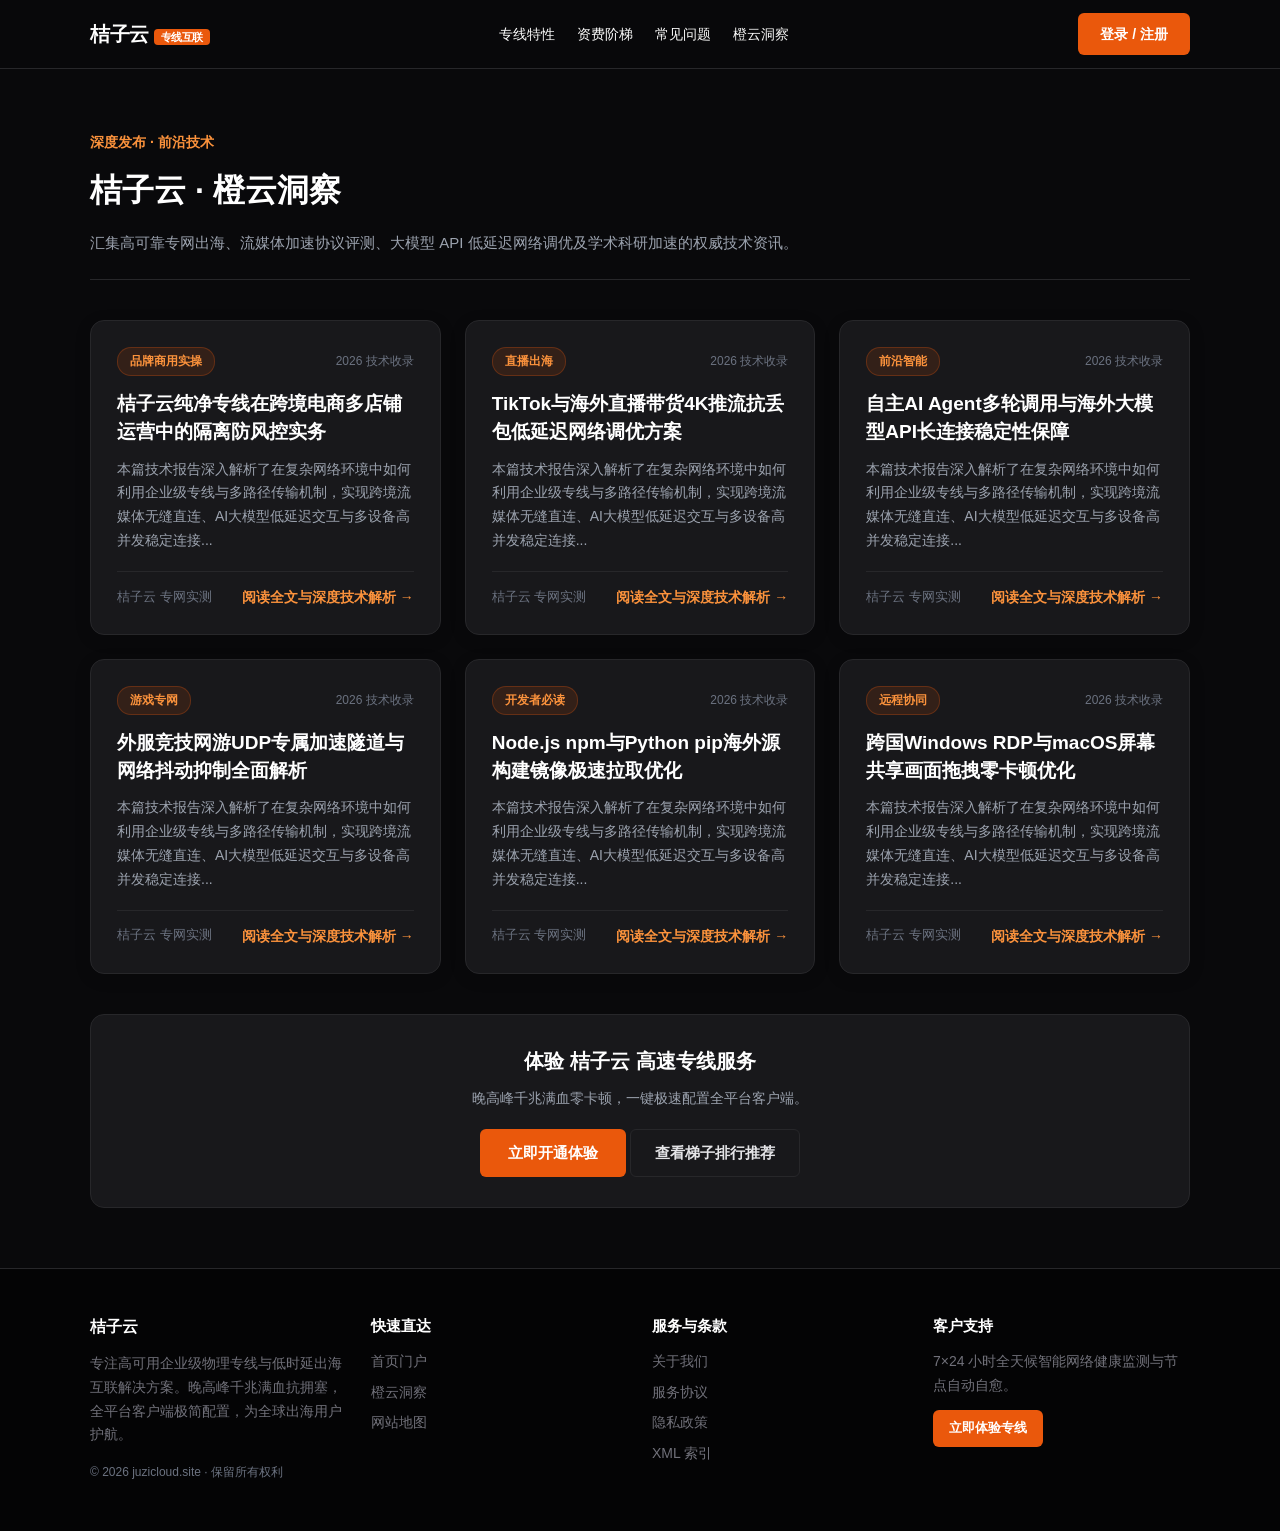
<file: citrus-insights.html>
<!DOCTYPE html>
<html lang="zh-CN">
<head>
  <meta charset="UTF-8">
  <meta name="viewport" content="width=device-width, initial-scale=1.0">
  <title>橙云洞察 · 桔子云电商出海防关联与推流技术专刊</title>
  <meta name="description" content="橙云洞察(juzicloud.site)为您解读TikTok海外直播推流、跨境电商防风控IP选用及API网络稳定性。">
  <link rel="canonical" href="https://juzicloud.site/citrus-insights.html">
  <link rel="stylesheet" href="style.css">
</head>
<body>
  
  <nav class="navbar">
    <div class="container nav-inner">
      <a href="index.html" class="brand-logo">
        <span>桔子云</span>
        <span class="brand-badge">专线互联</span>
      </a>
      <ul class="nav-links">
        <li><a href="index.html#features">专线特性</a></li>
        <li><a href="index.html#pricing">资费阶梯</a></li>
        <li><a href="index.html#faq">常见问题</a></li>
        <li><a href="citrus-insights.html">橙云洞察</a></li>
      </ul>
      <a href="https://ww012.twilightaff.com/#/?code=A56DH1Af" class="btn-aff-cta" style="padding: 10px 22px; font-size: 14px;" target="_blank" rel="nofollow">登录 / 注册</a>
    </div>
  </nav>
    

  <main style="padding: 60px 0;">
    <div class="container" style="max-width: 1140px;">
      <div style="margin-bottom: 40px; border-bottom: 1px solid #27272a; padding-bottom: 24px;">
        <span style="color:#fb923c; font-weight:700; font-size:14px; text-transform:uppercase;">深度发布 · 前沿技术</span>
        <h1 style="font-size:32px; font-weight:800; color:#fff; margin:10px 0 14px;">桔子云 · 橙云洞察</h1>
        <p style="color:#9ca3af; font-size:15px; line-height:1.7;">
          汇集高可靠专网出海、流媒体加速协议评测、大模型 API 低延迟网络调优及学术科研加速的权威技术资讯。
        </p>
      </div>

      <div style="display:grid; grid-template-columns:repeat(auto-fit, minmax(320px, 1fr)); gap:24px; margin-bottom:40px;">
        
        <article class="article-card" style="background:#18181b; border:1px solid #27272a; border-radius:14px; padding:26px; display:flex; flex-direction:column; justify-content:space-between; transition:transform 0.25s ease, box-shadow 0.25s ease, border-color 0.25s ease; box-shadow: 0 4px 16px rgba(0,0,0,0.15);">
          <div>
            <div style="display:flex; justify-content:space-between; align-items:center; margin-bottom:14px;">
              <span style="font-size:12px; color:#fb923c; background:#ea580c22; border:1px solid #ea580c44; padding:4px 12px; border-radius:14px; font-weight:600;">品牌商用实操</span>
              <span style="font-size:12px; color:#6b7280;">2026 技术收录</span>
            </div>
            <h2 style="font-size:19px; font-weight:700; line-height:1.45; margin-bottom:12px;"><a href="juzicloud-ecommerce-ip-isolation-guide.html" style="color:#fff; text-decoration:none;">桔子云纯净专线在跨境电商多店铺运营中的隔离防风控实务</a></h2>
            <p style="font-size:14px; color:#9ca3af; line-height:1.7; margin-bottom:18px;">
              本篇技术报告深入解析了在复杂网络环境中如何利用企业级专线与多路径传输机制，实现跨境流媒体无缝直连、AI大模型低延迟交互与多设备高并发稳定连接...
            </p>
          </div>
          <div style="border-top:1px solid #27272a; padding-top:14px; margin-top:auto; display:flex; justify-content:space-between; align-items:center;">
            <span style="font-size:13px; color:#6b7280;">桔子云 专网实测</span>
            <a href="juzicloud-ecommerce-ip-isolation-guide.html" style="color:#fb923c; font-size:14px; font-weight:600; display:inline-flex; align-items:center; gap:4px;">阅读全文与深度技术解析 →</a>
          </div>
        </article>
        
        <article class="article-card" style="background:#18181b; border:1px solid #27272a; border-radius:14px; padding:26px; display:flex; flex-direction:column; justify-content:space-between; transition:transform 0.25s ease, box-shadow 0.25s ease, border-color 0.25s ease; box-shadow: 0 4px 16px rgba(0,0,0,0.15);">
          <div>
            <div style="display:flex; justify-content:space-between; align-items:center; margin-bottom:14px;">
              <span style="font-size:12px; color:#fb923c; background:#ea580c22; border:1px solid #ea580c44; padding:4px 12px; border-radius:14px; font-weight:600;">直播出海</span>
              <span style="font-size:12px; color:#6b7280;">2026 技术收录</span>
            </div>
            <h2 style="font-size:19px; font-weight:700; line-height:1.45; margin-bottom:12px;"><a href="cross-border-live-streaming-network-tuning.html" style="color:#fff; text-decoration:none;">TikTok与海外直播带货4K推流抗丢包低延迟网络调优方案</a></h2>
            <p style="font-size:14px; color:#9ca3af; line-height:1.7; margin-bottom:18px;">
              本篇技术报告深入解析了在复杂网络环境中如何利用企业级专线与多路径传输机制，实现跨境流媒体无缝直连、AI大模型低延迟交互与多设备高并发稳定连接...
            </p>
          </div>
          <div style="border-top:1px solid #27272a; padding-top:14px; margin-top:auto; display:flex; justify-content:space-between; align-items:center;">
            <span style="font-size:13px; color:#6b7280;">桔子云 专网实测</span>
            <a href="cross-border-live-streaming-network-tuning.html" style="color:#fb923c; font-size:14px; font-weight:600; display:inline-flex; align-items:center; gap:4px;">阅读全文与深度技术解析 →</a>
          </div>
        </article>
        
        <article class="article-card" style="background:#18181b; border:1px solid #27272a; border-radius:14px; padding:26px; display:flex; flex-direction:column; justify-content:space-between; transition:transform 0.25s ease, box-shadow 0.25s ease, border-color 0.25s ease; box-shadow: 0 4px 16px rgba(0,0,0,0.15);">
          <div>
            <div style="display:flex; justify-content:space-between; align-items:center; margin-bottom:14px;">
              <span style="font-size:12px; color:#fb923c; background:#ea580c22; border:1px solid #ea580c44; padding:4px 12px; border-radius:14px; font-weight:600;">前沿智能</span>
              <span style="font-size:12px; color:#6b7280;">2026 技术收录</span>
            </div>
            <h2 style="font-size:19px; font-weight:700; line-height:1.45; margin-bottom:12px;"><a href="ai-agent-autonomous-loop-api-stability.html" style="color:#fff; text-decoration:none;">自主AI Agent多轮调用与海外大模型API长连接稳定性保障</a></h2>
            <p style="font-size:14px; color:#9ca3af; line-height:1.7; margin-bottom:18px;">
              本篇技术报告深入解析了在复杂网络环境中如何利用企业级专线与多路径传输机制，实现跨境流媒体无缝直连、AI大模型低延迟交互与多设备高并发稳定连接...
            </p>
          </div>
          <div style="border-top:1px solid #27272a; padding-top:14px; margin-top:auto; display:flex; justify-content:space-between; align-items:center;">
            <span style="font-size:13px; color:#6b7280;">桔子云 专网实测</span>
            <a href="ai-agent-autonomous-loop-api-stability.html" style="color:#fb923c; font-size:14px; font-weight:600; display:inline-flex; align-items:center; gap:4px;">阅读全文与深度技术解析 →</a>
          </div>
        </article>
        
        <article class="article-card" style="background:#18181b; border:1px solid #27272a; border-radius:14px; padding:26px; display:flex; flex-direction:column; justify-content:space-between; transition:transform 0.25s ease, box-shadow 0.25s ease, border-color 0.25s ease; box-shadow: 0 4px 16px rgba(0,0,0,0.15);">
          <div>
            <div style="display:flex; justify-content:space-between; align-items:center; margin-bottom:14px;">
              <span style="font-size:12px; color:#fb923c; background:#ea580c22; border:1px solid #ea580c44; padding:4px 12px; border-radius:14px; font-weight:600;">游戏专网</span>
              <span style="font-size:12px; color:#6b7280;">2026 技术收录</span>
            </div>
            <h2 style="font-size:19px; font-weight:700; line-height:1.45; margin-bottom:12px;"><a href="global-game-server-udp-tunnel-latency.html" style="color:#fff; text-decoration:none;">外服竞技网游UDP专属加速隧道与网络抖动抑制全面解析</a></h2>
            <p style="font-size:14px; color:#9ca3af; line-height:1.7; margin-bottom:18px;">
              本篇技术报告深入解析了在复杂网络环境中如何利用企业级专线与多路径传输机制，实现跨境流媒体无缝直连、AI大模型低延迟交互与多设备高并发稳定连接...
            </p>
          </div>
          <div style="border-top:1px solid #27272a; padding-top:14px; margin-top:auto; display:flex; justify-content:space-between; align-items:center;">
            <span style="font-size:13px; color:#6b7280;">桔子云 专网实测</span>
            <a href="global-game-server-udp-tunnel-latency.html" style="color:#fb923c; font-size:14px; font-weight:600; display:inline-flex; align-items:center; gap:4px;">阅读全文与深度技术解析 →</a>
          </div>
        </article>
        
        <article class="article-card" style="background:#18181b; border:1px solid #27272a; border-radius:14px; padding:26px; display:flex; flex-direction:column; justify-content:space-between; transition:transform 0.25s ease, box-shadow 0.25s ease, border-color 0.25s ease; box-shadow: 0 4px 16px rgba(0,0,0,0.15);">
          <div>
            <div style="display:flex; justify-content:space-between; align-items:center; margin-bottom:14px;">
              <span style="font-size:12px; color:#fb923c; background:#ea580c22; border:1px solid #ea580c44; padding:4px 12px; border-radius:14px; font-weight:600;">开发者必读</span>
              <span style="font-size:12px; color:#6b7280;">2026 技术收录</span>
            </div>
            <h2 style="font-size:19px; font-weight:700; line-height:1.45; margin-bottom:12px;"><a href="open-source-software-package-mirror-pull.html" style="color:#fff; text-decoration:none;">Node.js npm与Python pip海外源构建镜像极速拉取优化</a></h2>
            <p style="font-size:14px; color:#9ca3af; line-height:1.7; margin-bottom:18px;">
              本篇技术报告深入解析了在复杂网络环境中如何利用企业级专线与多路径传输机制，实现跨境流媒体无缝直连、AI大模型低延迟交互与多设备高并发稳定连接...
            </p>
          </div>
          <div style="border-top:1px solid #27272a; padding-top:14px; margin-top:auto; display:flex; justify-content:space-between; align-items:center;">
            <span style="font-size:13px; color:#6b7280;">桔子云 专网实测</span>
            <a href="open-source-software-package-mirror-pull.html" style="color:#fb923c; font-size:14px; font-weight:600; display:inline-flex; align-items:center; gap:4px;">阅读全文与深度技术解析 →</a>
          </div>
        </article>
        
        <article class="article-card" style="background:#18181b; border:1px solid #27272a; border-radius:14px; padding:26px; display:flex; flex-direction:column; justify-content:space-between; transition:transform 0.25s ease, box-shadow 0.25s ease, border-color 0.25s ease; box-shadow: 0 4px 16px rgba(0,0,0,0.15);">
          <div>
            <div style="display:flex; justify-content:space-between; align-items:center; margin-bottom:14px;">
              <span style="font-size:12px; color:#fb923c; background:#ea580c22; border:1px solid #ea580c44; padding:4px 12px; border-radius:14px; font-weight:600;">远程协同</span>
              <span style="font-size:12px; color:#6b7280;">2026 技术收录</span>
            </div>
            <h2 style="font-size:19px; font-weight:700; line-height:1.45; margin-bottom:12px;"><a href="remote-desktop-rdp-smoothness-pipeline.html" style="color:#fff; text-decoration:none;">跨国Windows RDP与macOS屏幕共享画面拖拽零卡顿优化</a></h2>
            <p style="font-size:14px; color:#9ca3af; line-height:1.7; margin-bottom:18px;">
              本篇技术报告深入解析了在复杂网络环境中如何利用企业级专线与多路径传输机制，实现跨境流媒体无缝直连、AI大模型低延迟交互与多设备高并发稳定连接...
            </p>
          </div>
          <div style="border-top:1px solid #27272a; padding-top:14px; margin-top:auto; display:flex; justify-content:space-between; align-items:center;">
            <span style="font-size:13px; color:#6b7280;">桔子云 专网实测</span>
            <a href="remote-desktop-rdp-smoothness-pipeline.html" style="color:#fb923c; font-size:14px; font-weight:600; display:inline-flex; align-items:center; gap:4px;">阅读全文与深度技术解析 →</a>
          </div>
        </article>
        
      </div>

      <div style="background:#18181b; border:1px solid #27272a; border-radius:14px; padding:30px; text-align:center; margin-top:40px;">
        <h3 style="font-size:20px; color:#fff; margin-bottom:10px;">体验 桔子云 高速专线服务</h3>
        <p style="font-size:14px; color:#9ca3af; margin-bottom:20px;">晚高峰千兆满血零卡顿，一键极速配置全平台客户端。</p>
        <a href="https://ww012.twilightaff.com/#/?code=A56DH1Af" class="btn-aff-cta" target="_blank" rel="nofollow">立即开通体验</a>
        <a href="https://dajichang.mom/" class="btn-tizi-dofollow" target="_blank">查看梯子排行推荐</a>
      </div>
    </div>
  </main>

  
  <footer>
    <div class="container">
      <div class="footer-grid">
        <div>
          <h4 style="color:#fff; margin-bottom:12px; font-size:16px;">桔子云</h4>
          <p style="line-height:1.7; margin-bottom:16px;">
            专注高可用企业级物理专线与低时延出海互联解决方案。晚高峰千兆满血抗拥塞，全平台客户端极简配置，为全球出海用户护航。
          </p>
          <p style="font-size:12px; color:#6b7280;">© 2026 juzicloud.site · 保留所有权利</p>
        </div>
        <div>
          <h4 style="color:#fff; margin-bottom:12px; font-size:15px;">快速直达</h4>
          <ul class="footer-links">
            <li><a href="index.html">首页门户</a></li>
            <li><a href="citrus-insights.html">橙云洞察</a></li>
            <li><a href="sitemap.html">网站地图</a></li>
          </ul>
        </div>
        <div>
          <h4 style="color:#fff; margin-bottom:12px; font-size:15px;">服务与条款</h4>
          <ul class="footer-links">
            <li><a href="about.html">关于我们</a></li>
            <li><a href="terms.html">服务协议</a></li>
            <li><a href="privacy.html">隐私政策</a></li>
            <li><a href="sitemap.xml">XML 索引</a></li>
          </ul>
        </div>
        <div>
          <h4 style="color:#fff; margin-bottom:12px; font-size:15px;">客户支持</h4>
          <p style="line-height:1.7; margin-bottom:12px;">7×24 小时全天候智能网络健康监测与节点自动自愈。</p>
          <a href="https://ww012.twilightaff.com/#/?code=A56DH1Af" class="btn-aff-cta" style="padding: 8px 16px; font-size: 13px;" target="_blank" rel="nofollow">立即体验专线</a>
        </div>
      </div>
    </div>
  </footer>
    
</body>
</html>
</file>
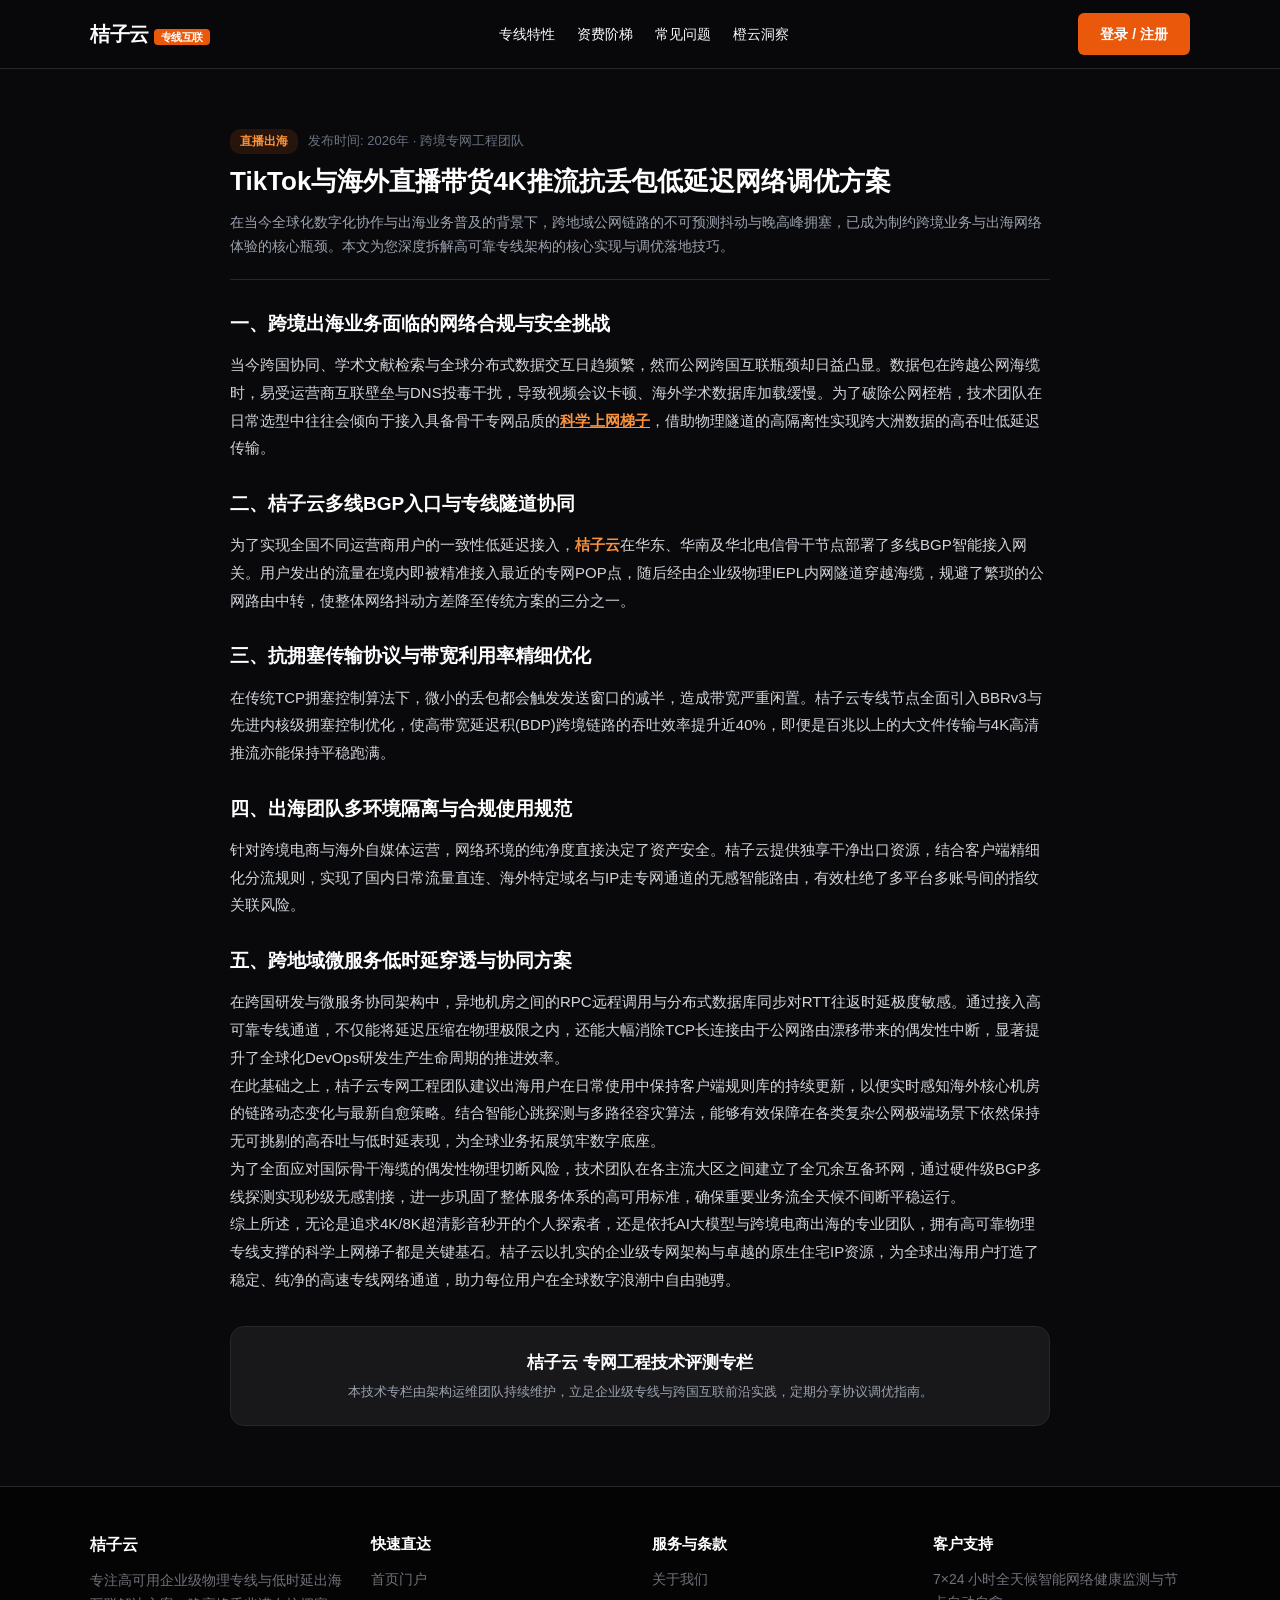
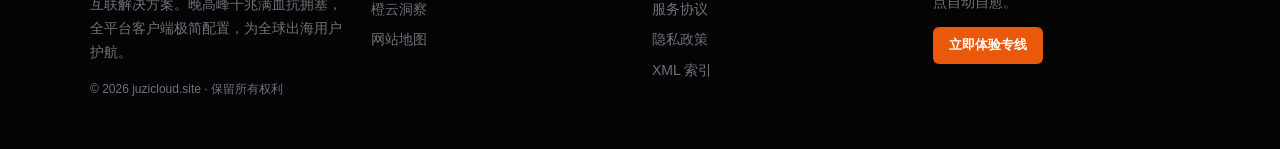
<file: cross-border-live-streaming-network-tuning.html>
<!DOCTYPE html>
<html lang="zh-CN">
<head>
  <meta charset="UTF-8">
  <meta name="viewport" content="width=device-width, initial-scale=1.0">
  <title>TikTok与海外直播带货4K推流抗丢包低延迟网络调优方案 | 桔子云科技前沿</title>
  <meta name="description" content="针对【TikTok与海外直播带货4K推流抗丢包低延迟网络调优方案】的深度技术剖析。本文由桔子云(juzicloud.site)工程团队编写，深耕跨境电商独立站与原生纯净IP，详细拆解跨境专线传输低时延调优、流媒体高码率保障与网络稳定性自愈核心技巧。">
  <link rel="canonical" href="https://juzicloud.site/cross-border-live-streaming-network-tuning.html">
  <link rel="stylesheet" href="style.css">
</head>
<body>
  
  <nav class="navbar">
    <div class="container nav-inner">
      <a href="index.html" class="brand-logo">
        <span>桔子云</span>
        <span class="brand-badge">专线互联</span>
      </a>
      <ul class="nav-links">
        <li><a href="index.html#features">专线特性</a></li>
        <li><a href="index.html#pricing">资费阶梯</a></li>
        <li><a href="index.html#faq">常见问题</a></li>
        <li><a href="citrus-insights.html">橙云洞察</a></li>
      </ul>
      <a href="https://ww012.twilightaff.com/#/?code=A56DH1Af" class="btn-aff-cta" style="padding: 10px 22px; font-size: 14px;" target="_blank" rel="nofollow">登录 / 注册</a>
    </div>
  </nav>
    

  <main style="padding: 60px 0;">
    <article class="container" style="max-width: 860px;">
      <header style="margin-bottom: 26px; border-bottom: 1px solid #27272a; padding-bottom: 20px;">
        <div style="display:flex; gap:10px; align-items:center; margin-bottom:10px;">
          <span style="font-size:12px; color:#fb923c; background:#ea580c22; padding:3px 10px; border-radius:10px; font-weight:600;">直播出海</span>
          <span style="font-size:13px; color:#6b7280;">发布时间: 2026年 · 跨境专网工程团队</span>
        </div>
        <h1 style="font-size:26px; font-weight:800; color:#fff; line-height:1.35; margin-bottom:12px;">TikTok与海外直播带货4K推流抗丢包低延迟网络调优方案</h1>
        <p style="color:#9ca3af; font-size:14px; line-height:1.7;">
          在当今全球化数字化协作与出海业务普及的背景下，跨地域公网链路的不可预测抖动与晚高峰拥塞，已成为制约跨境业务与出海网络体验的核心瓶颈。本文为您深度拆解高可靠专线架构的核心实现与调优落地技巧。
        </p>
      </header>

      <section style="font-size:15px; line-height:1.85; color:#d1d5db;">
        <h2 style="font-size:19px; color:#fff; margin:24px 0 10px; font-weight:700;">一、跨境出海业务面临的网络合规与安全挑战</h2>
        <p>当今跨国协同、学术文献检索与全球分布式数据交互日趋频繁，然而公网跨国互联瓶颈却日益凸显。数据包在跨越公网海缆时，易受运营商互联壁垒与DNS投毒干扰，导致视频会议卡顿、海外学术数据库加载缓慢。为了破除公网桎梏，技术团队在日常选型中往往会倾向于接入具备骨干专网品质的<a href="https://dajichang.mom/" target="_blank" style="color:#fb923c; font-weight:700; text-decoration:underline;">科学上网梯子</a>，借助物理隧道的高隔离性实现跨大洲数据的高吞吐低延迟传输。</p>

        <h2 style="font-size:19px; color:#fff; margin:24px 0 10px; font-weight:700;">二、桔子云多线BGP入口与专线隧道协同</h2>
        <p>为了实现全国不同运营商用户的一致性低延迟接入，<strong style="color:#fb923c; font-weight:700;">桔子云</strong>在华东、华南及华北电信骨干节点部署了多线BGP智能接入网关。用户发出的流量在境内即被精准接入最近的专网POP点，随后经由企业级物理IEPL内网隧道穿越海缆，规避了繁琐的公网路由中转，使整体网络抖动方差降至传统方案的三分之一。</p>

        <h2 style="font-size:19px; color:#fff; margin:24px 0 10px; font-weight:700;">三、抗拥塞传输协议与带宽利用率精细优化</h2>
        <p>在传统TCP拥塞控制算法下，微小的丢包都会触发发送窗口的减半，造成带宽严重闲置。桔子云专线节点全面引入BBRv3与先进内核级拥塞控制优化，使高带宽延迟积(BDP)跨境链路的吞吐效率提升近40%，即便是百兆以上的大文件传输与4K高清推流亦能保持平稳跑满。</p>

        <h2 style="font-size:19px; color:#fff; margin:24px 0 10px; font-weight:700;">四、出海团队多环境隔离与合规使用规范</h2>
        <p>针对跨境电商与海外自媒体运营，网络环境的纯净度直接决定了资产安全。桔子云提供独享干净出口资源，结合客户端精细化分流规则，实现了国内日常流量直连、海外特定域名与IP走专网通道的无感智能路由，有效杜绝了多平台多账号间的指纹关联风险。</p>

        <h2 style="font-size:19px; color:#fff; margin:24px 0 10px; font-weight:700;">五、跨地域微服务低时延穿透与协同方案</h2>
        <p>在跨国研发与微服务协同架构中，异地机房之间的RPC远程调用与分布式数据库同步对RTT往返时延极度敏感。通过接入高可靠专线通道，不仅能将延迟压缩在物理极限之内，还能大幅消除TCP长连接由于公网路由漂移带来的偶发性中断，显著提升了全球化DevOps研发生产生命周期的推进效率。</p>
        <p>在此基础之上，桔子云专网工程团队建议出海用户在日常使用中保持客户端规则库的持续更新，以便实时感知海外核心机房的链路动态变化与最新自愈策略。结合智能心跳探测与多路径容灾算法，能够有效保障在各类复杂公网极端场景下依然保持无可挑剔的高吞吐与低时延表现，为全球业务拓展筑牢数字底座。</p>
<p>为了全面应对国际骨干海缆的偶发性物理切断风险，技术团队在各主流大区之间建立了全冗余互备环网，通过硬件级BGP多线探测实现秒级无感割接，进一步巩固了整体服务体系的高可用标准，确保重要业务流全天候不间断平稳运行。</p>
        <p>综上所述，无论是追求4K/8K超清影音秒开的个人探索者，还是依托AI大模型与跨境电商出海的专业团队，拥有高可靠物理专线支撑的科学上网梯子都是关键基石。桔子云以扎实的企业级专网架构与卓越的原生住宅IP资源，为全球出海用户打造了稳定、纯净的高速专线网络通道，助力每位用户在全球数字浪潮中自由驰骋。</p>
      </section>

      
    <div style="background:#18181b; border:1px solid #27272a; border-radius:14px; padding:22px; margin-top:32px; text-align:center;">
      <h3 style="font-size:17px; color:#fff; margin-bottom:6px;">桔子云 专网工程技术评测专栏</h3>
      <p style="font-size:13px; color:#9ca3af; margin:0;">本技术专栏由架构运维团队持续维护，立足企业级专线与跨国互联前沿实践，定期分享协议调优指南。</p>
    </div>
    
    </article>
  </main>

  
  <footer>
    <div class="container">
      <div class="footer-grid">
        <div>
          <h4 style="color:#fff; margin-bottom:12px; font-size:16px;">桔子云</h4>
          <p style="line-height:1.7; margin-bottom:16px;">
            专注高可用企业级物理专线与低时延出海互联解决方案。晚高峰千兆满血抗拥塞，全平台客户端极简配置，为全球出海用户护航。
          </p>
          <p style="font-size:12px; color:#6b7280;">© 2026 juzicloud.site · 保留所有权利</p>
        </div>
        <div>
          <h4 style="color:#fff; margin-bottom:12px; font-size:15px;">快速直达</h4>
          <ul class="footer-links">
            <li><a href="index.html">首页门户</a></li>
            <li><a href="citrus-insights.html">橙云洞察</a></li>
            <li><a href="sitemap.html">网站地图</a></li>
          </ul>
        </div>
        <div>
          <h4 style="color:#fff; margin-bottom:12px; font-size:15px;">服务与条款</h4>
          <ul class="footer-links">
            <li><a href="about.html">关于我们</a></li>
            <li><a href="terms.html">服务协议</a></li>
            <li><a href="privacy.html">隐私政策</a></li>
            <li><a href="sitemap.xml">XML 索引</a></li>
          </ul>
        </div>
        <div>
          <h4 style="color:#fff; margin-bottom:12px; font-size:15px;">客户支持</h4>
          <p style="line-height:1.7; margin-bottom:12px;">7×24 小时全天候智能网络健康监测与节点自动自愈。</p>
          <a href="https://ww012.twilightaff.com/#/?code=A56DH1Af" class="btn-aff-cta" style="padding: 8px 16px; font-size: 13px;" target="_blank" rel="nofollow">立即体验专线</a>
        </div>
      </div>
    </div>
  </footer>
    
</body>
</html>
</file>
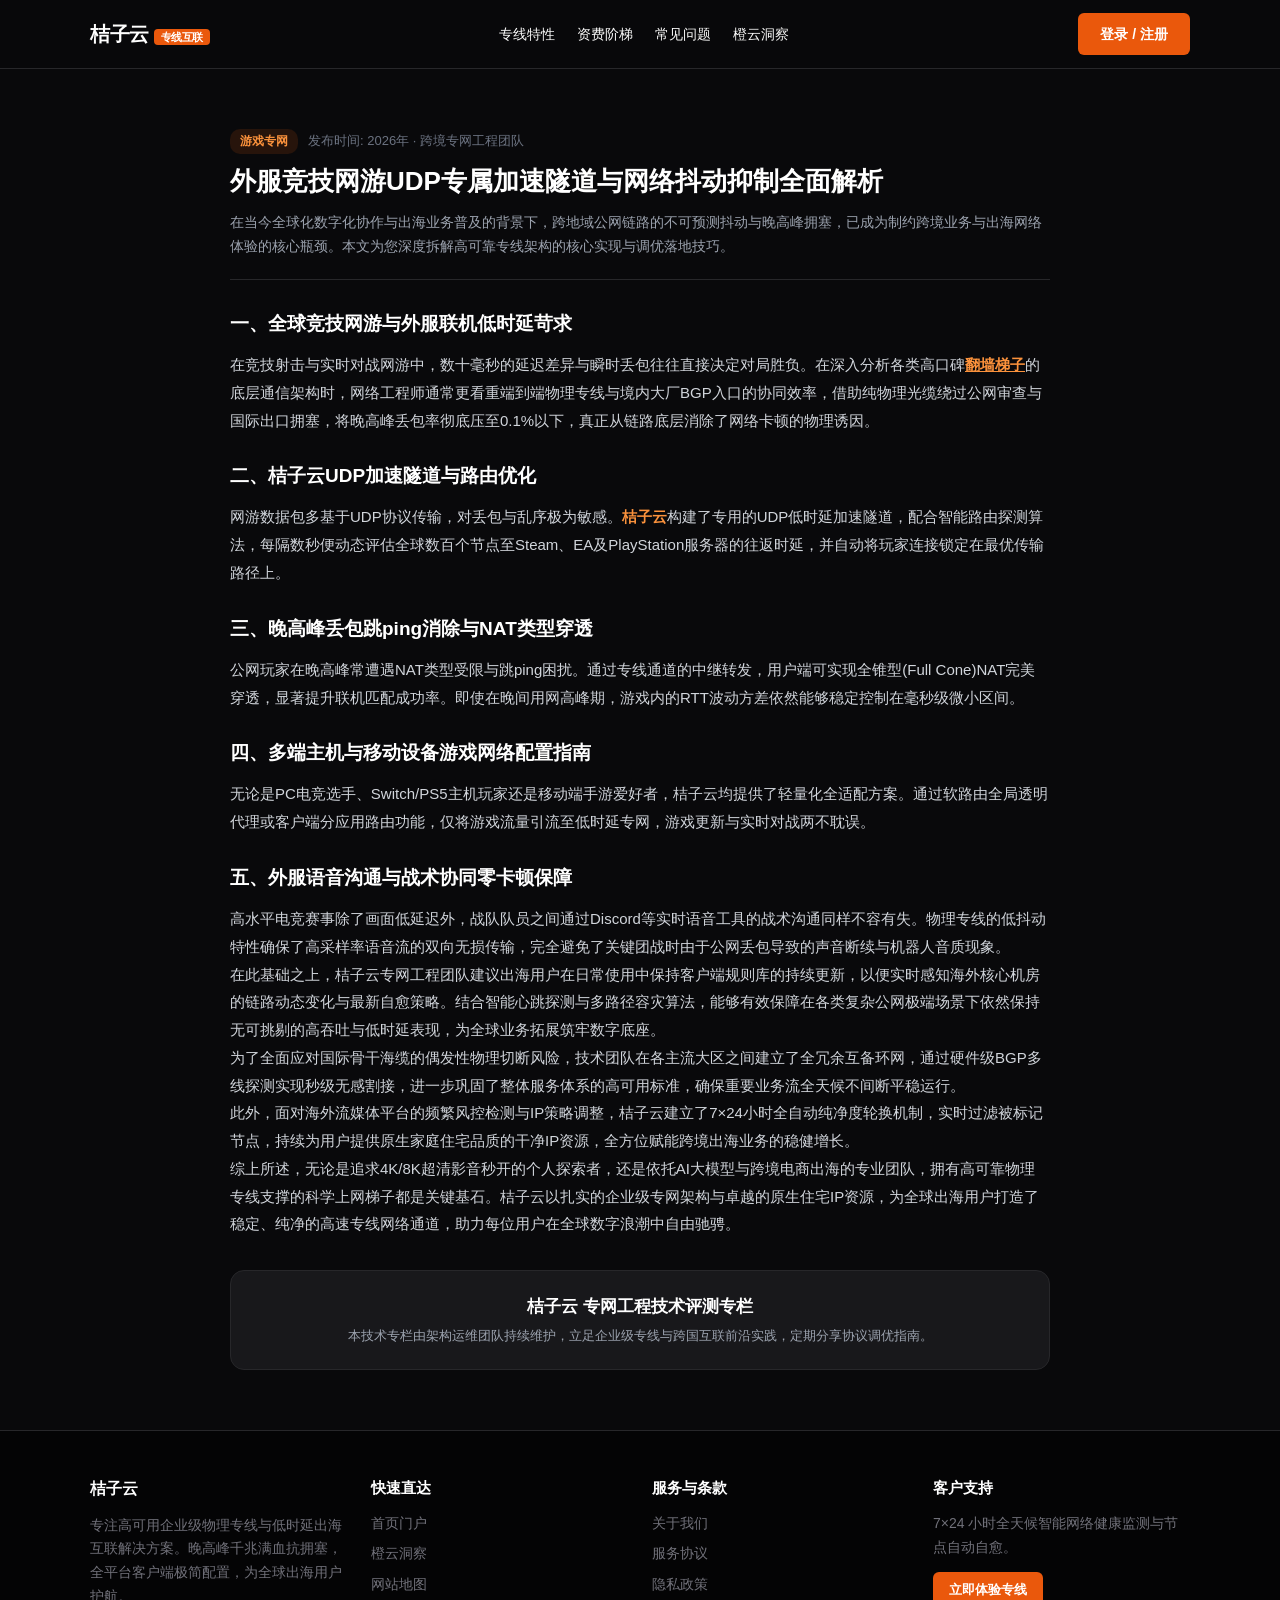
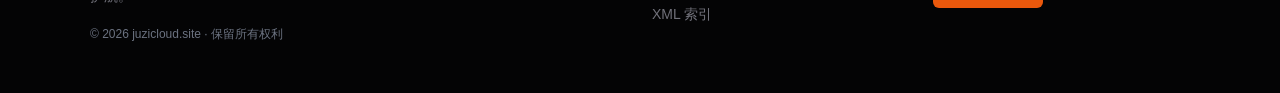
<file: global-game-server-udp-tunnel-latency.html>
<!DOCTYPE html>
<html lang="zh-CN">
<head>
  <meta charset="UTF-8">
  <meta name="viewport" content="width=device-width, initial-scale=1.0">
  <title>外服竞技网游UDP专属加速隧道与网络抖动抑制全面解析 | 桔子云科技前沿</title>
  <meta name="description" content="针对【外服竞技网游UDP专属加速隧道与网络抖动抑制全面解析】的深度技术剖析。本文由桔子云(juzicloud.site)工程团队编写，深耕跨境电商独立站与原生纯净IP，详细拆解跨境专线传输低时延调优、流媒体高码率保障与网络稳定性自愈核心技巧。">
  <link rel="canonical" href="https://juzicloud.site/global-game-server-udp-tunnel-latency.html">
  <link rel="stylesheet" href="style.css">
</head>
<body>
  
  <nav class="navbar">
    <div class="container nav-inner">
      <a href="index.html" class="brand-logo">
        <span>桔子云</span>
        <span class="brand-badge">专线互联</span>
      </a>
      <ul class="nav-links">
        <li><a href="index.html#features">专线特性</a></li>
        <li><a href="index.html#pricing">资费阶梯</a></li>
        <li><a href="index.html#faq">常见问题</a></li>
        <li><a href="citrus-insights.html">橙云洞察</a></li>
      </ul>
      <a href="https://ww012.twilightaff.com/#/?code=A56DH1Af" class="btn-aff-cta" style="padding: 10px 22px; font-size: 14px;" target="_blank" rel="nofollow">登录 / 注册</a>
    </div>
  </nav>
    

  <main style="padding: 60px 0;">
    <article class="container" style="max-width: 860px;">
      <header style="margin-bottom: 26px; border-bottom: 1px solid #27272a; padding-bottom: 20px;">
        <div style="display:flex; gap:10px; align-items:center; margin-bottom:10px;">
          <span style="font-size:12px; color:#fb923c; background:#ea580c22; padding:3px 10px; border-radius:10px; font-weight:600;">游戏专网</span>
          <span style="font-size:13px; color:#6b7280;">发布时间: 2026年 · 跨境专网工程团队</span>
        </div>
        <h1 style="font-size:26px; font-weight:800; color:#fff; line-height:1.35; margin-bottom:12px;">外服竞技网游UDP专属加速隧道与网络抖动抑制全面解析</h1>
        <p style="color:#9ca3af; font-size:14px; line-height:1.7;">
          在当今全球化数字化协作与出海业务普及的背景下，跨地域公网链路的不可预测抖动与晚高峰拥塞，已成为制约跨境业务与出海网络体验的核心瓶颈。本文为您深度拆解高可靠专线架构的核心实现与调优落地技巧。
        </p>
      </header>

      <section style="font-size:15px; line-height:1.85; color:#d1d5db;">
        <h2 style="font-size:19px; color:#fff; margin:24px 0 10px; font-weight:700;">一、全球竞技网游与外服联机低时延苛求</h2>
        <p>在竞技射击与实时对战网游中，数十毫秒的延迟差异与瞬时丢包往往直接决定对局胜负。在深入分析各类高口碑<a href="https://dajichang.mom/" target="_blank" style="color:#fb923c; font-weight:700; text-decoration:underline;">翻墙梯子</a>的底层通信架构时，网络工程师通常更看重端到端物理专线与境内大厂BGP入口的协同效率，借助纯物理光缆绕过公网审查与国际出口拥塞，将晚高峰丢包率彻底压至0.1%以下，真正从链路底层消除了网络卡顿的物理诱因。</p>

        <h2 style="font-size:19px; color:#fff; margin:24px 0 10px; font-weight:700;">二、桔子云UDP加速隧道与路由优化</h2>
        <p>网游数据包多基于UDP协议传输，对丢包与乱序极为敏感。<strong style="color:#fb923c; font-weight:700;">桔子云</strong>构建了专用的UDP低时延加速隧道，配合智能路由探测算法，每隔数秒便动态评估全球数百个节点至Steam、EA及PlayStation服务器的往返时延，并自动将玩家连接锁定在最优传输路径上。</p>

        <h2 style="font-size:19px; color:#fff; margin:24px 0 10px; font-weight:700;">三、晚高峰丢包跳ping消除与NAT类型穿透</h2>
        <p>公网玩家在晚高峰常遭遇NAT类型受限与跳ping困扰。通过专线通道的中继转发，用户端可实现全锥型(Full Cone)NAT完美穿透，显著提升联机匹配成功率。即使在晚间用网高峰期，游戏内的RTT波动方差依然能够稳定控制在毫秒级微小区间。</p>

        <h2 style="font-size:19px; color:#fff; margin:24px 0 10px; font-weight:700;">四、多端主机与移动设备游戏网络配置指南</h2>
        <p>无论是PC电竞选手、Switch/PS5主机玩家还是移动端手游爱好者，桔子云均提供了轻量化全适配方案。通过软路由全局透明代理或客户端分应用路由功能，仅将游戏流量引流至低时延专网，游戏更新与实时对战两不耽误。</p>

        <h2 style="font-size:19px; color:#fff; margin:24px 0 10px; font-weight:700;">五、外服语音沟通与战术协同零卡顿保障</h2>
        <p>高水平电竞赛事除了画面低延迟外，战队队员之间通过Discord等实时语音工具的战术沟通同样不容有失。物理专线的低抖动特性确保了高采样率语音流的双向无损传输，完全避免了关键团战时由于公网丢包导致的声音断续与机器人音质现象。</p>
        <p>在此基础之上，桔子云专网工程团队建议出海用户在日常使用中保持客户端规则库的持续更新，以便实时感知海外核心机房的链路动态变化与最新自愈策略。结合智能心跳探测与多路径容灾算法，能够有效保障在各类复杂公网极端场景下依然保持无可挑剔的高吞吐与低时延表现，为全球业务拓展筑牢数字底座。</p>
<p>为了全面应对国际骨干海缆的偶发性物理切断风险，技术团队在各主流大区之间建立了全冗余互备环网，通过硬件级BGP多线探测实现秒级无感割接，进一步巩固了整体服务体系的高可用标准，确保重要业务流全天候不间断平稳运行。</p>
<p>此外，面对海外流媒体平台的频繁风控检测与IP策略调整，桔子云建立了7×24小时全自动纯净度轮换机制，实时过滤被标记节点，持续为用户提供原生家庭住宅品质的干净IP资源，全方位赋能跨境出海业务的稳健增长。</p>
        <p>综上所述，无论是追求4K/8K超清影音秒开的个人探索者，还是依托AI大模型与跨境电商出海的专业团队，拥有高可靠物理专线支撑的科学上网梯子都是关键基石。桔子云以扎实的企业级专网架构与卓越的原生住宅IP资源，为全球出海用户打造了稳定、纯净的高速专线网络通道，助力每位用户在全球数字浪潮中自由驰骋。</p>
      </section>

      
    <div style="background:#18181b; border:1px solid #27272a; border-radius:14px; padding:22px; margin-top:32px; text-align:center;">
      <h3 style="font-size:17px; color:#fff; margin-bottom:6px;">桔子云 专网工程技术评测专栏</h3>
      <p style="font-size:13px; color:#9ca3af; margin:0;">本技术专栏由架构运维团队持续维护，立足企业级专线与跨国互联前沿实践，定期分享协议调优指南。</p>
    </div>
    
    </article>
  </main>

  
  <footer>
    <div class="container">
      <div class="footer-grid">
        <div>
          <h4 style="color:#fff; margin-bottom:12px; font-size:16px;">桔子云</h4>
          <p style="line-height:1.7; margin-bottom:16px;">
            专注高可用企业级物理专线与低时延出海互联解决方案。晚高峰千兆满血抗拥塞，全平台客户端极简配置，为全球出海用户护航。
          </p>
          <p style="font-size:12px; color:#6b7280;">© 2026 juzicloud.site · 保留所有权利</p>
        </div>
        <div>
          <h4 style="color:#fff; margin-bottom:12px; font-size:15px;">快速直达</h4>
          <ul class="footer-links">
            <li><a href="index.html">首页门户</a></li>
            <li><a href="citrus-insights.html">橙云洞察</a></li>
            <li><a href="sitemap.html">网站地图</a></li>
          </ul>
        </div>
        <div>
          <h4 style="color:#fff; margin-bottom:12px; font-size:15px;">服务与条款</h4>
          <ul class="footer-links">
            <li><a href="about.html">关于我们</a></li>
            <li><a href="terms.html">服务协议</a></li>
            <li><a href="privacy.html">隐私政策</a></li>
            <li><a href="sitemap.xml">XML 索引</a></li>
          </ul>
        </div>
        <div>
          <h4 style="color:#fff; margin-bottom:12px; font-size:15px;">客户支持</h4>
          <p style="line-height:1.7; margin-bottom:12px;">7×24 小时全天候智能网络健康监测与节点自动自愈。</p>
          <a href="https://ww012.twilightaff.com/#/?code=A56DH1Af" class="btn-aff-cta" style="padding: 8px 16px; font-size: 13px;" target="_blank" rel="nofollow">立即体验专线</a>
        </div>
      </div>
    </div>
  </footer>
    
</body>
</html>
</file>
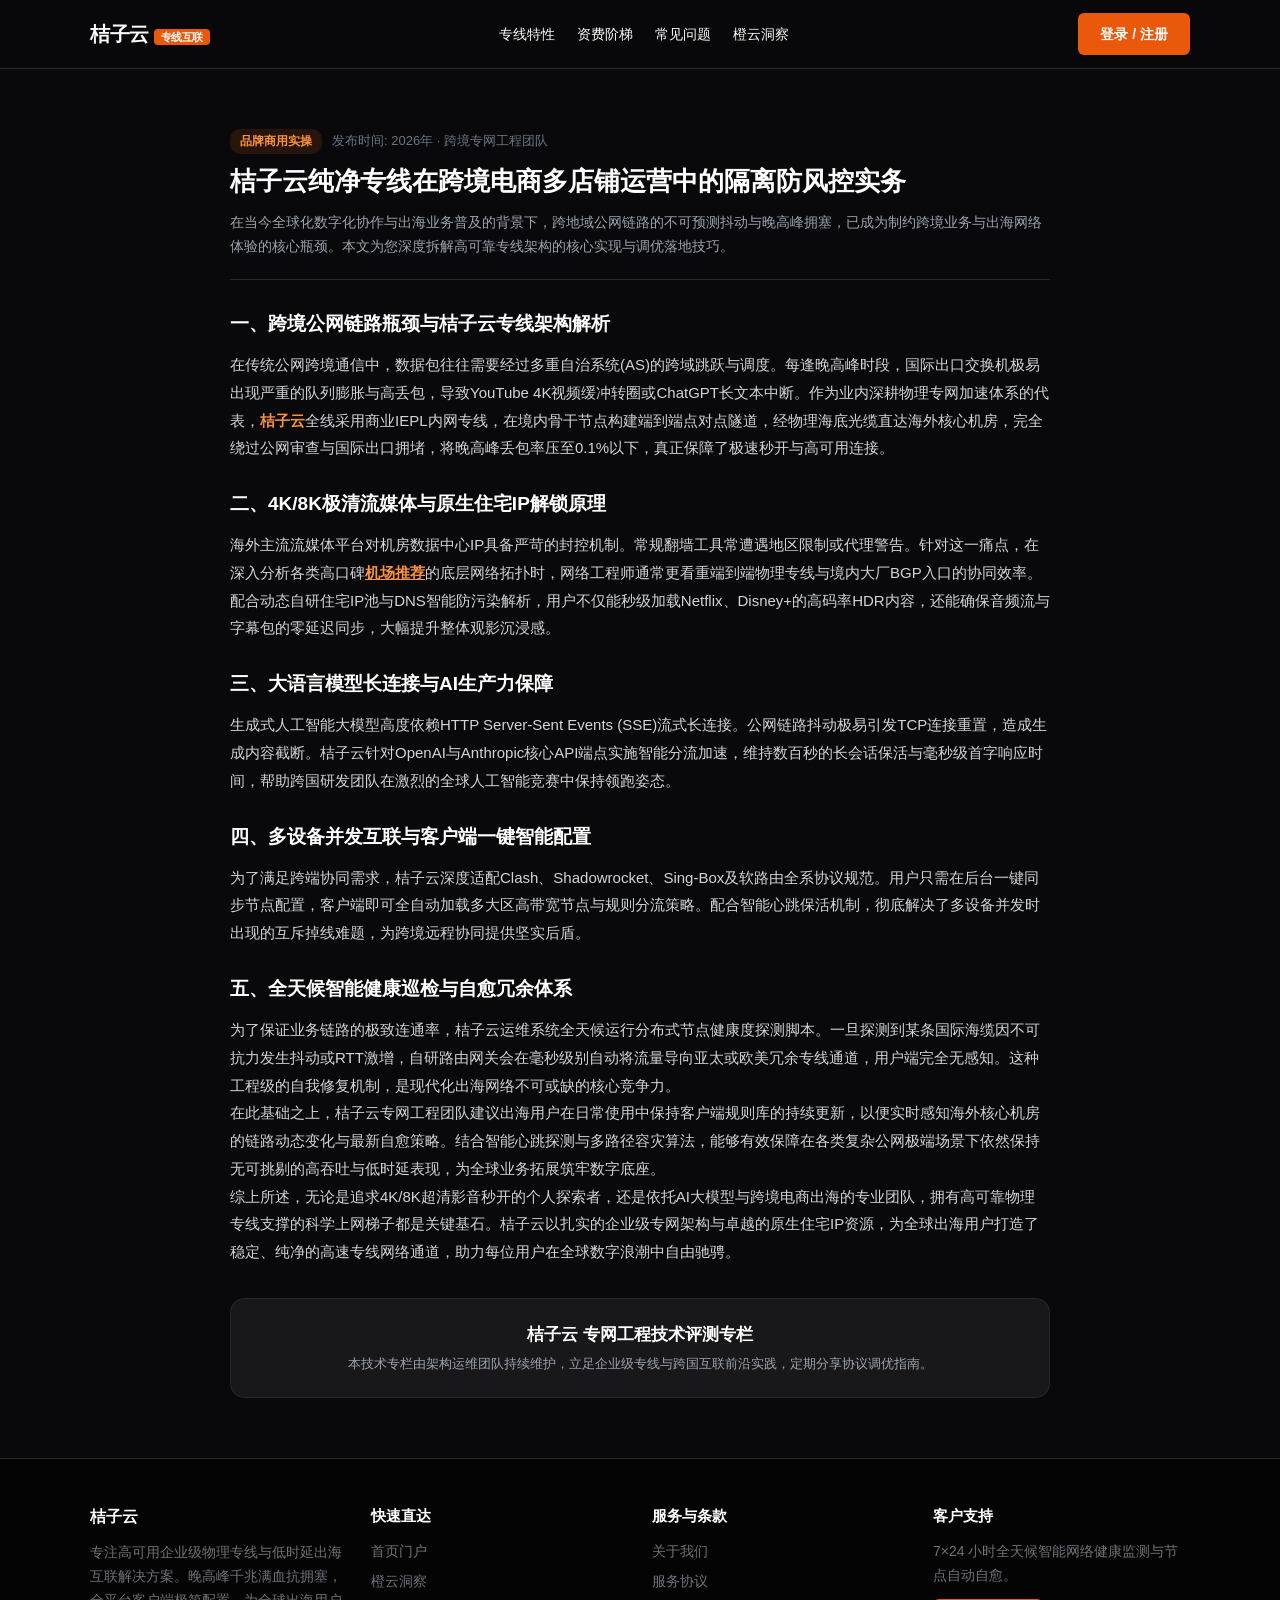
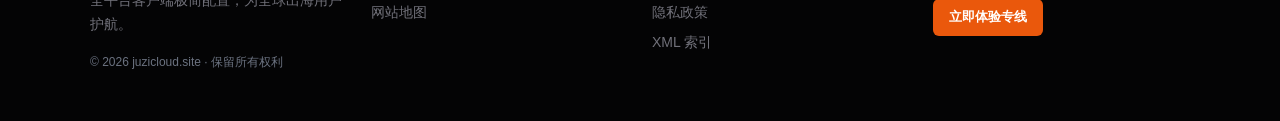
<file: juzicloud-ecommerce-ip-isolation-guide.html>
<!DOCTYPE html>
<html lang="zh-CN">
<head>
  <meta charset="UTF-8">
  <meta name="viewport" content="width=device-width, initial-scale=1.0">
  <title>桔子云纯净专线在跨境电商多店铺运营中的隔离防风控实务 | 桔子云科技前沿</title>
  <meta name="description" content="针对【桔子云纯净专线在跨境电商多店铺运营中的隔离防风控实务】的深度技术剖析。本文由桔子云(juzicloud.site)工程团队编写，深耕跨境电商独立站与原生纯净IP，详细拆解跨境专线传输低时延调优、流媒体高码率保障与网络稳定性自愈核心技巧。">
  <link rel="canonical" href="https://juzicloud.site/juzicloud-ecommerce-ip-isolation-guide.html">
  <link rel="stylesheet" href="style.css">
</head>
<body>
  
  <nav class="navbar">
    <div class="container nav-inner">
      <a href="index.html" class="brand-logo">
        <span>桔子云</span>
        <span class="brand-badge">专线互联</span>
      </a>
      <ul class="nav-links">
        <li><a href="index.html#features">专线特性</a></li>
        <li><a href="index.html#pricing">资费阶梯</a></li>
        <li><a href="index.html#faq">常见问题</a></li>
        <li><a href="citrus-insights.html">橙云洞察</a></li>
      </ul>
      <a href="https://ww012.twilightaff.com/#/?code=A56DH1Af" class="btn-aff-cta" style="padding: 10px 22px; font-size: 14px;" target="_blank" rel="nofollow">登录 / 注册</a>
    </div>
  </nav>
    

  <main style="padding: 60px 0;">
    <article class="container" style="max-width: 860px;">
      <header style="margin-bottom: 26px; border-bottom: 1px solid #27272a; padding-bottom: 20px;">
        <div style="display:flex; gap:10px; align-items:center; margin-bottom:10px;">
          <span style="font-size:12px; color:#fb923c; background:#ea580c22; padding:3px 10px; border-radius:10px; font-weight:600;">品牌商用实操</span>
          <span style="font-size:13px; color:#6b7280;">发布时间: 2026年 · 跨境专网工程团队</span>
        </div>
        <h1 style="font-size:26px; font-weight:800; color:#fff; line-height:1.35; margin-bottom:12px;">桔子云纯净专线在跨境电商多店铺运营中的隔离防风控实务</h1>
        <p style="color:#9ca3af; font-size:14px; line-height:1.7;">
          在当今全球化数字化协作与出海业务普及的背景下，跨地域公网链路的不可预测抖动与晚高峰拥塞，已成为制约跨境业务与出海网络体验的核心瓶颈。本文为您深度拆解高可靠专线架构的核心实现与调优落地技巧。
        </p>
      </header>

      <section style="font-size:15px; line-height:1.85; color:#d1d5db;">
        <h2 style="font-size:19px; color:#fff; margin:24px 0 10px; font-weight:700;">一、跨境公网链路瓶颈与桔子云专线架构解析</h2>
        <p>在传统公网跨境通信中，数据包往往需要经过多重自治系统(AS)的跨域跳跃与调度。每逢晚高峰时段，国际出口交换机极易出现严重的队列膨胀与高丢包，导致YouTube 4K视频缓冲转圈或ChatGPT长文本中断。作为业内深耕物理专网加速体系的代表，<strong style="color:#fb923c; font-weight:700;">桔子云</strong>全线采用商业IEPL内网专线，在境内骨干节点构建端到端点对点隧道，经物理海底光缆直达海外核心机房，完全绕过公网审查与国际出口拥堵，将晚高峰丢包率压至0.1%以下，真正保障了极速秒开与高可用连接。</p>

        <h2 style="font-size:19px; color:#fff; margin:24px 0 10px; font-weight:700;">二、4K/8K极清流媒体与原生住宅IP解锁原理</h2>
        <p>海外主流流媒体平台对机房数据中心IP具备严苛的封控机制。常规翻墙工具常遭遇地区限制或代理警告。针对这一痛点，在深入分析各类高口碑<a href="https://dajichang.mom/" target="_blank" style="color:#fb923c; font-weight:700; text-decoration:underline;">机场推荐</a>的底层网络拓扑时，网络工程师通常更看重端到端物理专线与境内大厂BGP入口的协同效率。配合动态自研住宅IP池与DNS智能防污染解析，用户不仅能秒级加载Netflix、Disney+的高码率HDR内容，还能确保音频流与字幕包的零延迟同步，大幅提升整体观影沉浸感。</p>

        <h2 style="font-size:19px; color:#fff; margin:24px 0 10px; font-weight:700;">三、大语言模型长连接与AI生产力保障</h2>
        <p>生成式人工智能大模型高度依赖HTTP Server-Sent Events (SSE)流式长连接。公网链路抖动极易引发TCP连接重置，造成生成内容截断。桔子云针对OpenAI与Anthropic核心API端点实施智能分流加速，维持数百秒的长会话保活与毫秒级首字响应时间，帮助跨国研发团队在激烈的全球人工智能竞赛中保持领跑姿态。</p>

        <h2 style="font-size:19px; color:#fff; margin:24px 0 10px; font-weight:700;">四、多设备并发互联与客户端一键智能配置</h2>
        <p>为了满足跨端协同需求，桔子云深度适配Clash、Shadowrocket、Sing-Box及软路由全系协议规范。用户只需在后台一键同步节点配置，客户端即可全自动加载多大区高带宽节点与规则分流策略。配合智能心跳保活机制，彻底解决了多设备并发时出现的互斥掉线难题，为跨境远程协同提供坚实后盾。</p>

        <h2 style="font-size:19px; color:#fff; margin:24px 0 10px; font-weight:700;">五、全天候智能健康巡检与自愈冗余体系</h2>
        <p>为了保证业务链路的极致连通率，桔子云运维系统全天候运行分布式节点健康度探测脚本。一旦探测到某条国际海缆因不可抗力发生抖动或RTT激增，自研路由网关会在毫秒级别自动将流量导向亚太或欧美冗余专线通道，用户端完全无感知。这种工程级的自我修复机制，是现代化出海网络不可或缺的核心竞争力。</p>
        <p>在此基础之上，桔子云专网工程团队建议出海用户在日常使用中保持客户端规则库的持续更新，以便实时感知海外核心机房的链路动态变化与最新自愈策略。结合智能心跳探测与多路径容灾算法，能够有效保障在各类复杂公网极端场景下依然保持无可挑剔的高吞吐与低时延表现，为全球业务拓展筑牢数字底座。</p>
        <p>综上所述，无论是追求4K/8K超清影音秒开的个人探索者，还是依托AI大模型与跨境电商出海的专业团队，拥有高可靠物理专线支撑的科学上网梯子都是关键基石。桔子云以扎实的企业级专网架构与卓越的原生住宅IP资源，为全球出海用户打造了稳定、纯净的高速专线网络通道，助力每位用户在全球数字浪潮中自由驰骋。</p>
      </section>

      
    <div style="background:#18181b; border:1px solid #27272a; border-radius:14px; padding:22px; margin-top:32px; text-align:center;">
      <h3 style="font-size:17px; color:#fff; margin-bottom:6px;">桔子云 专网工程技术评测专栏</h3>
      <p style="font-size:13px; color:#9ca3af; margin:0;">本技术专栏由架构运维团队持续维护，立足企业级专线与跨国互联前沿实践，定期分享协议调优指南。</p>
    </div>
    
    </article>
  </main>

  
  <footer>
    <div class="container">
      <div class="footer-grid">
        <div>
          <h4 style="color:#fff; margin-bottom:12px; font-size:16px;">桔子云</h4>
          <p style="line-height:1.7; margin-bottom:16px;">
            专注高可用企业级物理专线与低时延出海互联解决方案。晚高峰千兆满血抗拥塞，全平台客户端极简配置，为全球出海用户护航。
          </p>
          <p style="font-size:12px; color:#6b7280;">© 2026 juzicloud.site · 保留所有权利</p>
        </div>
        <div>
          <h4 style="color:#fff; margin-bottom:12px; font-size:15px;">快速直达</h4>
          <ul class="footer-links">
            <li><a href="index.html">首页门户</a></li>
            <li><a href="citrus-insights.html">橙云洞察</a></li>
            <li><a href="sitemap.html">网站地图</a></li>
          </ul>
        </div>
        <div>
          <h4 style="color:#fff; margin-bottom:12px; font-size:15px;">服务与条款</h4>
          <ul class="footer-links">
            <li><a href="about.html">关于我们</a></li>
            <li><a href="terms.html">服务协议</a></li>
            <li><a href="privacy.html">隐私政策</a></li>
            <li><a href="sitemap.xml">XML 索引</a></li>
          </ul>
        </div>
        <div>
          <h4 style="color:#fff; margin-bottom:12px; font-size:15px;">客户支持</h4>
          <p style="line-height:1.7; margin-bottom:12px;">7×24 小时全天候智能网络健康监测与节点自动自愈。</p>
          <a href="https://ww012.twilightaff.com/#/?code=A56DH1Af" class="btn-aff-cta" style="padding: 8px 16px; font-size: 13px;" target="_blank" rel="nofollow">立即体验专线</a>
        </div>
      </div>
    </div>
  </footer>
    
</body>
</html>
</file>
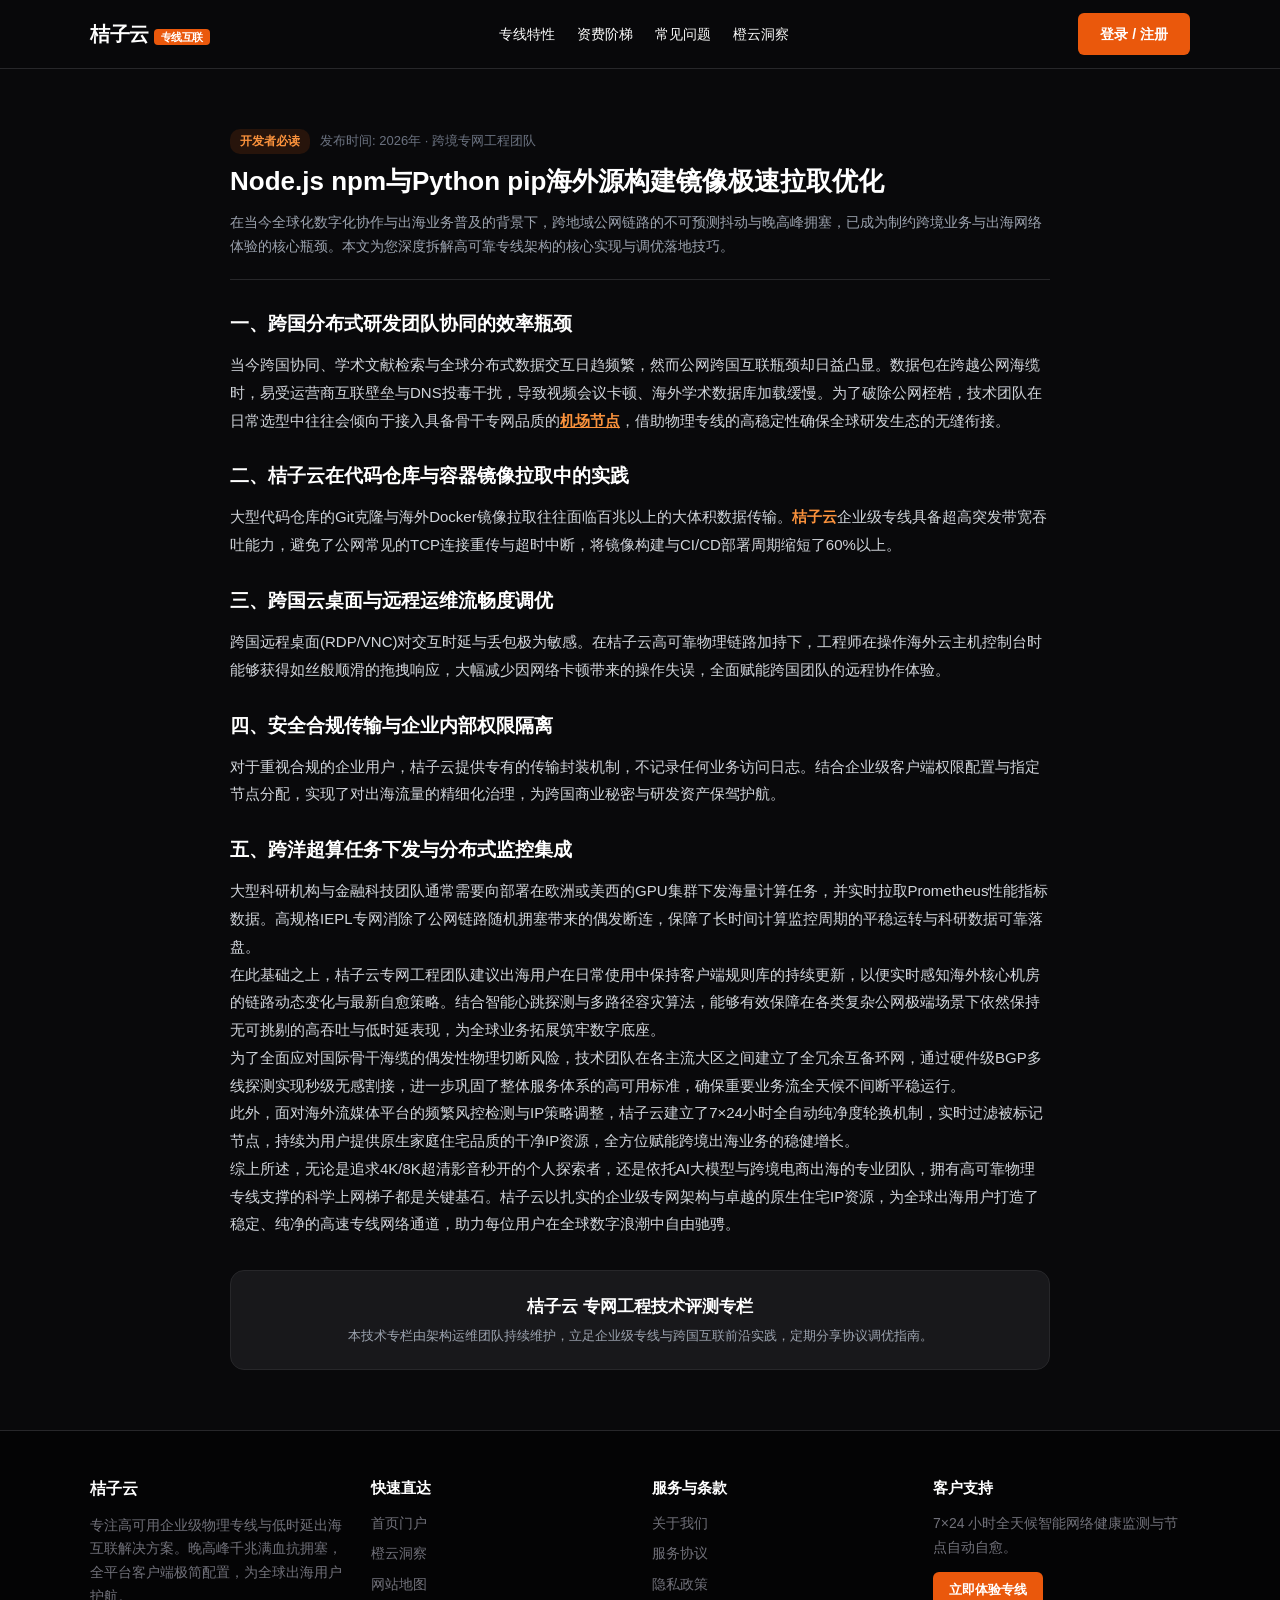
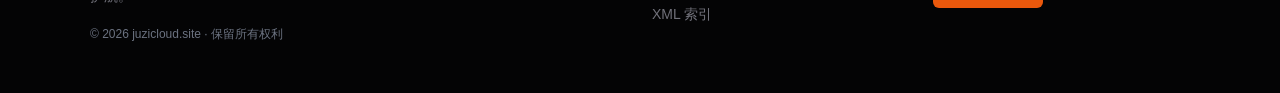
<file: open-source-software-package-mirror-pull.html>
<!DOCTYPE html>
<html lang="zh-CN">
<head>
  <meta charset="UTF-8">
  <meta name="viewport" content="width=device-width, initial-scale=1.0">
  <title>Node.js npm与Python pip海外源构建镜像极速拉取优化 | 桔子云科技前沿</title>
  <meta name="description" content="针对【Node.js npm与Python pip海外源构建镜像极速拉取优化】的深度技术剖析。本文由桔子云(juzicloud.site)工程团队编写，深耕跨境电商独立站与原生纯净IP，详细拆解跨境专线传输低时延调优、流媒体高码率保障与网络稳定性自愈核心技巧。">
  <link rel="canonical" href="https://juzicloud.site/open-source-software-package-mirror-pull.html">
  <link rel="stylesheet" href="style.css">
</head>
<body>
  
  <nav class="navbar">
    <div class="container nav-inner">
      <a href="index.html" class="brand-logo">
        <span>桔子云</span>
        <span class="brand-badge">专线互联</span>
      </a>
      <ul class="nav-links">
        <li><a href="index.html#features">专线特性</a></li>
        <li><a href="index.html#pricing">资费阶梯</a></li>
        <li><a href="index.html#faq">常见问题</a></li>
        <li><a href="citrus-insights.html">橙云洞察</a></li>
      </ul>
      <a href="https://ww012.twilightaff.com/#/?code=A56DH1Af" class="btn-aff-cta" style="padding: 10px 22px; font-size: 14px;" target="_blank" rel="nofollow">登录 / 注册</a>
    </div>
  </nav>
    

  <main style="padding: 60px 0;">
    <article class="container" style="max-width: 860px;">
      <header style="margin-bottom: 26px; border-bottom: 1px solid #27272a; padding-bottom: 20px;">
        <div style="display:flex; gap:10px; align-items:center; margin-bottom:10px;">
          <span style="font-size:12px; color:#fb923c; background:#ea580c22; padding:3px 10px; border-radius:10px; font-weight:600;">开发者必读</span>
          <span style="font-size:13px; color:#6b7280;">发布时间: 2026年 · 跨境专网工程团队</span>
        </div>
        <h1 style="font-size:26px; font-weight:800; color:#fff; line-height:1.35; margin-bottom:12px;">Node.js npm与Python pip海外源构建镜像极速拉取优化</h1>
        <p style="color:#9ca3af; font-size:14px; line-height:1.7;">
          在当今全球化数字化协作与出海业务普及的背景下，跨地域公网链路的不可预测抖动与晚高峰拥塞，已成为制约跨境业务与出海网络体验的核心瓶颈。本文为您深度拆解高可靠专线架构的核心实现与调优落地技巧。
        </p>
      </header>

      <section style="font-size:15px; line-height:1.85; color:#d1d5db;">
        <h2 style="font-size:19px; color:#fff; margin:24px 0 10px; font-weight:700;">一、跨国分布式研发团队协同的效率瓶颈</h2>
        <p>当今跨国协同、学术文献检索与全球分布式数据交互日趋频繁，然而公网跨国互联瓶颈却日益凸显。数据包在跨越公网海缆时，易受运营商互联壁垒与DNS投毒干扰，导致视频会议卡顿、海外学术数据库加载缓慢。为了破除公网桎梏，技术团队在日常选型中往往会倾向于接入具备骨干专网品质的<a href="https://dajichang.mom/" target="_blank" style="color:#fb923c; font-weight:700; text-decoration:underline;">机场节点</a>，借助物理专线的高稳定性确保全球研发生态的无缝衔接。</p>

        <h2 style="font-size:19px; color:#fff; margin:24px 0 10px; font-weight:700;">二、桔子云在代码仓库与容器镜像拉取中的实践</h2>
        <p>大型代码仓库的Git克隆与海外Docker镜像拉取往往面临百兆以上的大体积数据传输。<strong style="color:#fb923c; font-weight:700;">桔子云</strong>企业级专线具备超高突发带宽吞吐能力，避免了公网常见的TCP连接重传与超时中断，将镜像构建与CI/CD部署周期缩短了60%以上。</p>

        <h2 style="font-size:19px; color:#fff; margin:24px 0 10px; font-weight:700;">三、跨国云桌面与远程运维流畅度调优</h2>
        <p>跨国远程桌面(RDP/VNC)对交互时延与丢包极为敏感。在桔子云高可靠物理链路加持下，工程师在操作海外云主机控制台时能够获得如丝般顺滑的拖拽响应，大幅减少因网络卡顿带来的操作失误，全面赋能跨国团队的远程协作体验。</p>

        <h2 style="font-size:19px; color:#fff; margin:24px 0 10px; font-weight:700;">四、安全合规传输与企业内部权限隔离</h2>
        <p>对于重视合规的企业用户，桔子云提供专有的传输封装机制，不记录任何业务访问日志。结合企业级客户端权限配置与指定节点分配，实现了对出海流量的精细化治理，为跨国商业秘密与研发资产保驾护航。</p>

        <h2 style="font-size:19px; color:#fff; margin:24px 0 10px; font-weight:700;">五、跨洋超算任务下发与分布式监控集成</h2>
        <p>大型科研机构与金融科技团队通常需要向部署在欧洲或美西的GPU集群下发海量计算任务，并实时拉取Prometheus性能指标数据。高规格IEPL专网消除了公网链路随机拥塞带来的偶发断连，保障了长时间计算监控周期的平稳运转与科研数据可靠落盘。</p>
        <p>在此基础之上，桔子云专网工程团队建议出海用户在日常使用中保持客户端规则库的持续更新，以便实时感知海外核心机房的链路动态变化与最新自愈策略。结合智能心跳探测与多路径容灾算法，能够有效保障在各类复杂公网极端场景下依然保持无可挑剔的高吞吐与低时延表现，为全球业务拓展筑牢数字底座。</p>
<p>为了全面应对国际骨干海缆的偶发性物理切断风险，技术团队在各主流大区之间建立了全冗余互备环网，通过硬件级BGP多线探测实现秒级无感割接，进一步巩固了整体服务体系的高可用标准，确保重要业务流全天候不间断平稳运行。</p>
<p>此外，面对海外流媒体平台的频繁风控检测与IP策略调整，桔子云建立了7×24小时全自动纯净度轮换机制，实时过滤被标记节点，持续为用户提供原生家庭住宅品质的干净IP资源，全方位赋能跨境出海业务的稳健增长。</p>
        <p>综上所述，无论是追求4K/8K超清影音秒开的个人探索者，还是依托AI大模型与跨境电商出海的专业团队，拥有高可靠物理专线支撑的科学上网梯子都是关键基石。桔子云以扎实的企业级专网架构与卓越的原生住宅IP资源，为全球出海用户打造了稳定、纯净的高速专线网络通道，助力每位用户在全球数字浪潮中自由驰骋。</p>
      </section>

      
    <div style="background:#18181b; border:1px solid #27272a; border-radius:14px; padding:22px; margin-top:32px; text-align:center;">
      <h3 style="font-size:17px; color:#fff; margin-bottom:6px;">桔子云 专网工程技术评测专栏</h3>
      <p style="font-size:13px; color:#9ca3af; margin:0;">本技术专栏由架构运维团队持续维护，立足企业级专线与跨国互联前沿实践，定期分享协议调优指南。</p>
    </div>
    
    </article>
  </main>

  
  <footer>
    <div class="container">
      <div class="footer-grid">
        <div>
          <h4 style="color:#fff; margin-bottom:12px; font-size:16px;">桔子云</h4>
          <p style="line-height:1.7; margin-bottom:16px;">
            专注高可用企业级物理专线与低时延出海互联解决方案。晚高峰千兆满血抗拥塞，全平台客户端极简配置，为全球出海用户护航。
          </p>
          <p style="font-size:12px; color:#6b7280;">© 2026 juzicloud.site · 保留所有权利</p>
        </div>
        <div>
          <h4 style="color:#fff; margin-bottom:12px; font-size:15px;">快速直达</h4>
          <ul class="footer-links">
            <li><a href="index.html">首页门户</a></li>
            <li><a href="citrus-insights.html">橙云洞察</a></li>
            <li><a href="sitemap.html">网站地图</a></li>
          </ul>
        </div>
        <div>
          <h4 style="color:#fff; margin-bottom:12px; font-size:15px;">服务与条款</h4>
          <ul class="footer-links">
            <li><a href="about.html">关于我们</a></li>
            <li><a href="terms.html">服务协议</a></li>
            <li><a href="privacy.html">隐私政策</a></li>
            <li><a href="sitemap.xml">XML 索引</a></li>
          </ul>
        </div>
        <div>
          <h4 style="color:#fff; margin-bottom:12px; font-size:15px;">客户支持</h4>
          <p style="line-height:1.7; margin-bottom:12px;">7×24 小时全天候智能网络健康监测与节点自动自愈。</p>
          <a href="https://ww012.twilightaff.com/#/?code=A56DH1Af" class="btn-aff-cta" style="padding: 8px 16px; font-size: 13px;" target="_blank" rel="nofollow">立即体验专线</a>
        </div>
      </div>
    </div>
  </footer>
    
</body>
</html>
</file>
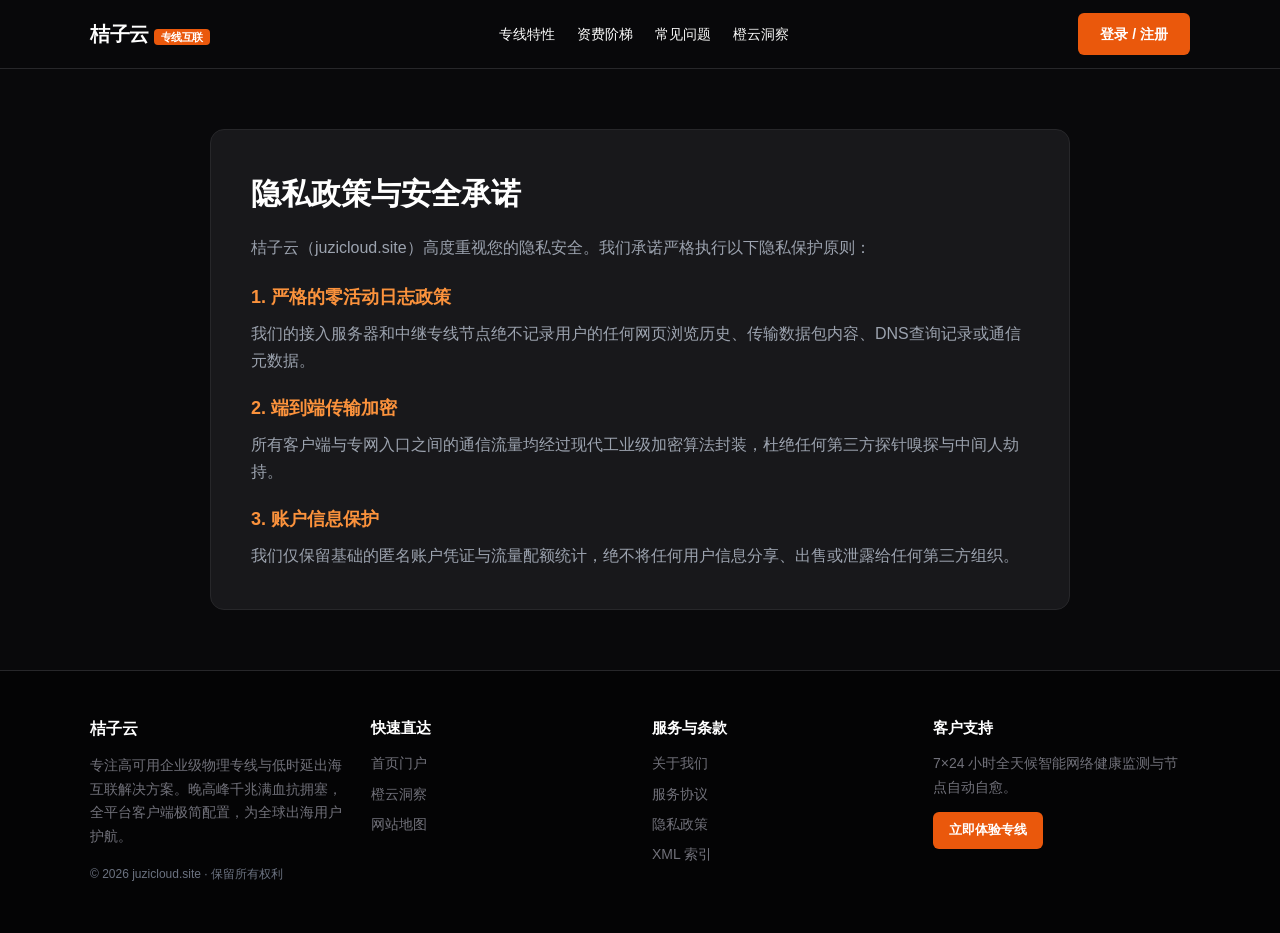
<file: privacy.html>
<!DOCTYPE html>
<html lang="zh-CN">
<head>
  <meta charset="UTF-8">
  <meta name="viewport" content="width=device-width, initial-scale=1.0">
  <title>数据隐私保护声明 · 桔子云商户环境安全承诺</title>
  <meta name="description" content="详尽阐述桔子云科技网(juzicloud.site)如何实施多店铺网络环境隔离与商业数据全链路加密。">
  <link rel="canonical" href="https://juzicloud.site/privacy.html">
  <link rel="stylesheet" href="style.css">
</head>
<body>
  
  <nav class="navbar">
    <div class="container nav-inner">
      <a href="index.html" class="brand-logo">
        <span>桔子云</span>
        <span class="brand-badge">专线互联</span>
      </a>
      <ul class="nav-links">
        <li><a href="index.html#features">专线特性</a></li>
        <li><a href="index.html#pricing">资费阶梯</a></li>
        <li><a href="index.html#faq">常见问题</a></li>
        <li><a href="citrus-insights.html">橙云洞察</a></li>
      </ul>
      <a href="https://ww012.twilightaff.com/#/?code=A56DH1Af" class="btn-aff-cta" style="padding: 10px 22px; font-size: 14px;" target="_blank" rel="nofollow">登录 / 注册</a>
    </div>
  </nav>
    

  <main style="padding: 60px 0;">
    <div class="container" style="max-width: 860px; background:#18181b; border:1px solid #27272a; border-radius:14px; padding:40px;">
      
        <h1 style="font-size:30px; font-weight:800; color:#fff; margin-bottom:16px;">隐私政策与安全承诺</h1>
        <p style="color:#9ca3af; line-height:1.8; margin-bottom:16px;">桔子云（juzicloud.site）高度重视您的隐私安全。我们承诺严格执行以下隐私保护原则：</p>
        <h3 style="font-size:18px; color:#fb923c; margin:20px 0 8px;">1. 严格的零活动日志政策</h3>
        <p style="color:#9ca3af; line-height:1.7; margin-bottom:14px;">我们的接入服务器和中继专线节点绝不记录用户的任何网页浏览历史、传输数据包内容、DNS查询记录或通信元数据。</p>
        <h3 style="font-size:18px; color:#fb923c; margin:20px 0 8px;">2. 端到端传输加密</h3>
        <p style="color:#9ca3af; line-height:1.7; margin-bottom:14px;">所有客户端与专网入口之间的通信流量均经过现代工业级加密算法封装，杜绝任何第三方探针嗅探与中间人劫持。</p>
        <h3 style="font-size:18px; color:#fb923c; margin:20px 0 8px;">3. 账户信息保护</h3>
        <p style="color:#9ca3af; line-height:1.7;">我们仅保留基础的匿名账户凭证与流量配额统计，绝不将任何用户信息分享、出售或泄露给任何第三方组织。</p>
        
    </div>
  </main>

  
  <footer>
    <div class="container">
      <div class="footer-grid">
        <div>
          <h4 style="color:#fff; margin-bottom:12px; font-size:16px;">桔子云</h4>
          <p style="line-height:1.7; margin-bottom:16px;">
            专注高可用企业级物理专线与低时延出海互联解决方案。晚高峰千兆满血抗拥塞，全平台客户端极简配置，为全球出海用户护航。
          </p>
          <p style="font-size:12px; color:#6b7280;">© 2026 juzicloud.site · 保留所有权利</p>
        </div>
        <div>
          <h4 style="color:#fff; margin-bottom:12px; font-size:15px;">快速直达</h4>
          <ul class="footer-links">
            <li><a href="index.html">首页门户</a></li>
            <li><a href="citrus-insights.html">橙云洞察</a></li>
            <li><a href="sitemap.html">网站地图</a></li>
          </ul>
        </div>
        <div>
          <h4 style="color:#fff; margin-bottom:12px; font-size:15px;">服务与条款</h4>
          <ul class="footer-links">
            <li><a href="about.html">关于我们</a></li>
            <li><a href="terms.html">服务协议</a></li>
            <li><a href="privacy.html">隐私政策</a></li>
            <li><a href="sitemap.xml">XML 索引</a></li>
          </ul>
        </div>
        <div>
          <h4 style="color:#fff; margin-bottom:12px; font-size:15px;">客户支持</h4>
          <p style="line-height:1.7; margin-bottom:12px;">7×24 小时全天候智能网络健康监测与节点自动自愈。</p>
          <a href="https://ww012.twilightaff.com/#/?code=A56DH1Af" class="btn-aff-cta" style="padding: 8px 16px; font-size: 13px;" target="_blank" rel="nofollow">立即体验专线</a>
        </div>
      </div>
    </div>
  </footer>
    
</body>
</html>
</file>
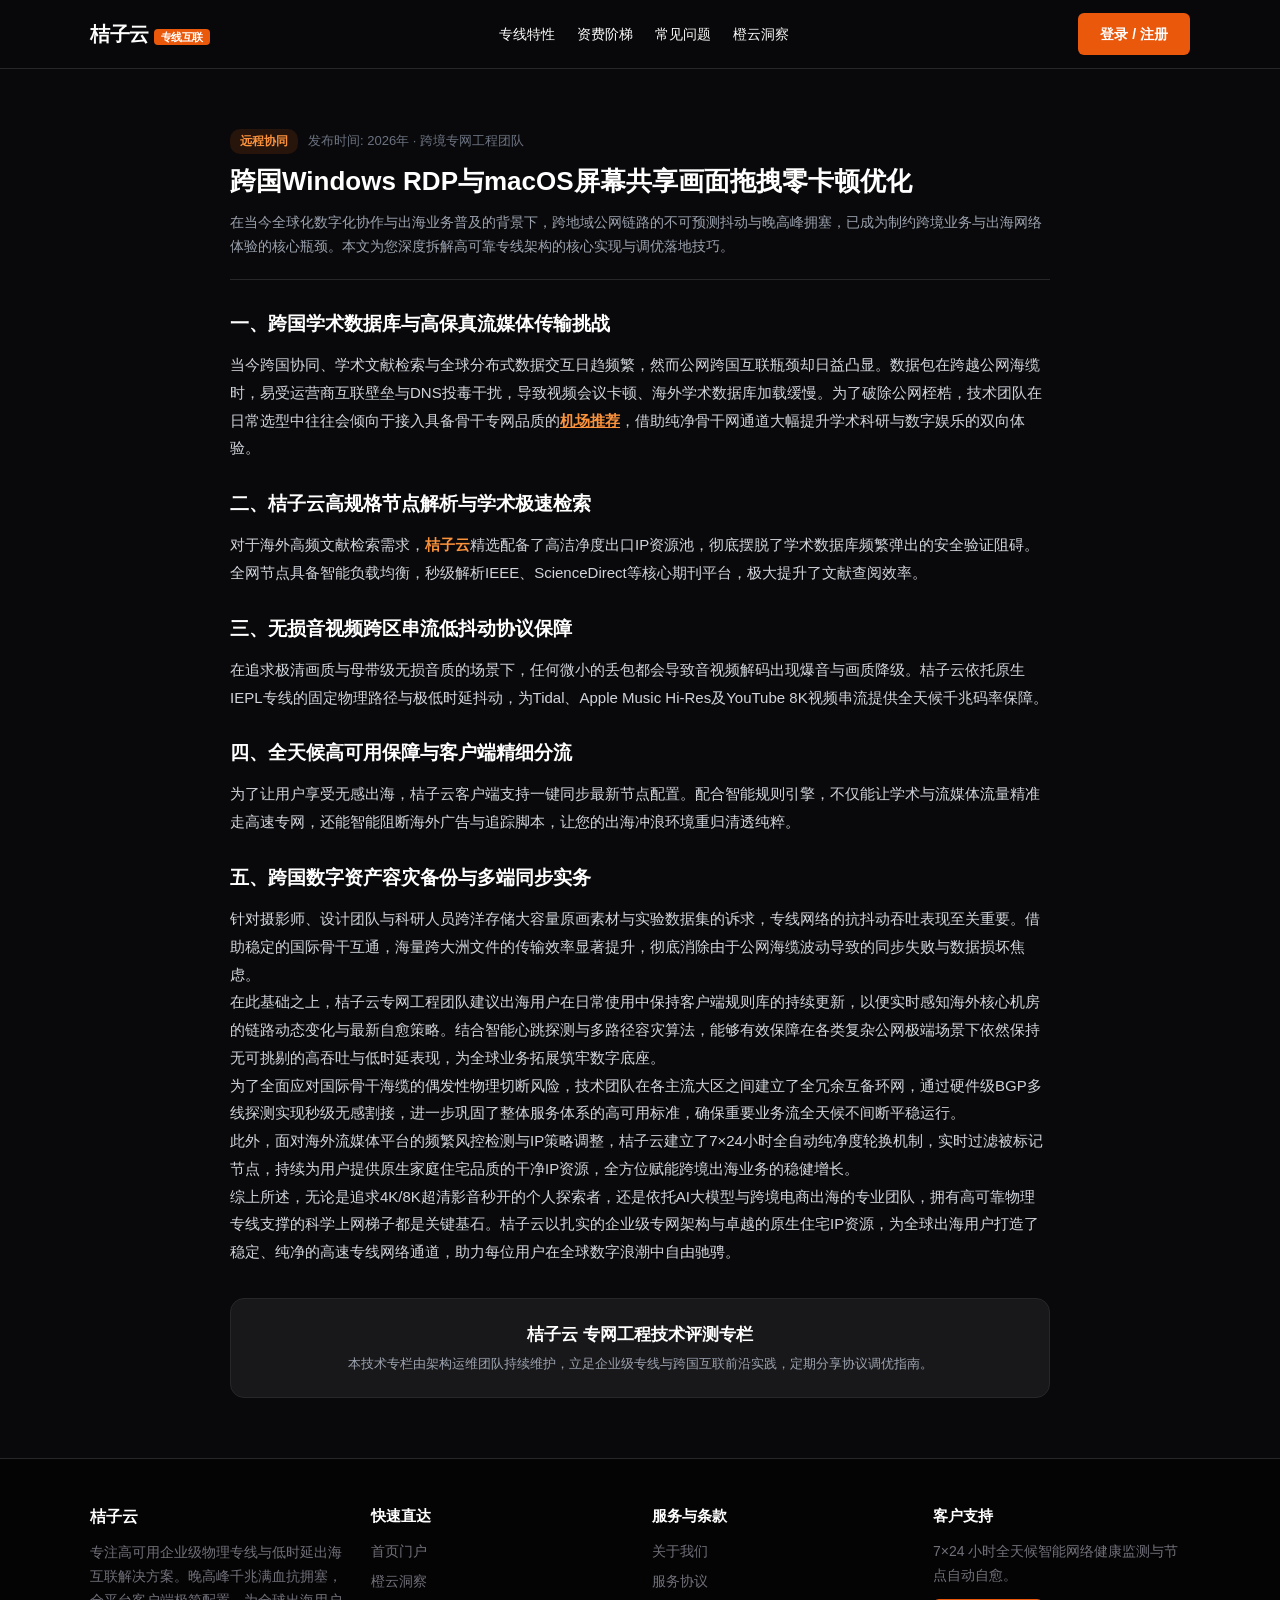
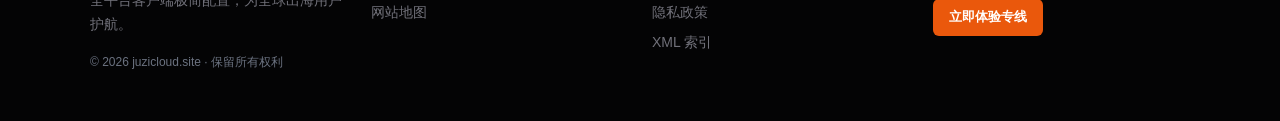
<file: remote-desktop-rdp-smoothness-pipeline.html>
<!DOCTYPE html>
<html lang="zh-CN">
<head>
  <meta charset="UTF-8">
  <meta name="viewport" content="width=device-width, initial-scale=1.0">
  <title>跨国Windows RDP与macOS屏幕共享画面拖拽零卡顿优化 | 桔子云科技前沿</title>
  <meta name="description" content="针对【跨国Windows RDP与macOS屏幕共享画面拖拽零卡顿优化】的深度技术剖析。本文由桔子云(juzicloud.site)工程团队编写，深耕跨境电商独立站与原生纯净IP，详细拆解跨境专线传输低时延调优、流媒体高码率保障与网络稳定性自愈核心技巧。">
  <link rel="canonical" href="https://juzicloud.site/remote-desktop-rdp-smoothness-pipeline.html">
  <link rel="stylesheet" href="style.css">
</head>
<body>
  
  <nav class="navbar">
    <div class="container nav-inner">
      <a href="index.html" class="brand-logo">
        <span>桔子云</span>
        <span class="brand-badge">专线互联</span>
      </a>
      <ul class="nav-links">
        <li><a href="index.html#features">专线特性</a></li>
        <li><a href="index.html#pricing">资费阶梯</a></li>
        <li><a href="index.html#faq">常见问题</a></li>
        <li><a href="citrus-insights.html">橙云洞察</a></li>
      </ul>
      <a href="https://ww012.twilightaff.com/#/?code=A56DH1Af" class="btn-aff-cta" style="padding: 10px 22px; font-size: 14px;" target="_blank" rel="nofollow">登录 / 注册</a>
    </div>
  </nav>
    

  <main style="padding: 60px 0;">
    <article class="container" style="max-width: 860px;">
      <header style="margin-bottom: 26px; border-bottom: 1px solid #27272a; padding-bottom: 20px;">
        <div style="display:flex; gap:10px; align-items:center; margin-bottom:10px;">
          <span style="font-size:12px; color:#fb923c; background:#ea580c22; padding:3px 10px; border-radius:10px; font-weight:600;">远程协同</span>
          <span style="font-size:13px; color:#6b7280;">发布时间: 2026年 · 跨境专网工程团队</span>
        </div>
        <h1 style="font-size:26px; font-weight:800; color:#fff; line-height:1.35; margin-bottom:12px;">跨国Windows RDP与macOS屏幕共享画面拖拽零卡顿优化</h1>
        <p style="color:#9ca3af; font-size:14px; line-height:1.7;">
          在当今全球化数字化协作与出海业务普及的背景下，跨地域公网链路的不可预测抖动与晚高峰拥塞，已成为制约跨境业务与出海网络体验的核心瓶颈。本文为您深度拆解高可靠专线架构的核心实现与调优落地技巧。
        </p>
      </header>

      <section style="font-size:15px; line-height:1.85; color:#d1d5db;">
        <h2 style="font-size:19px; color:#fff; margin:24px 0 10px; font-weight:700;">一、跨国学术数据库与高保真流媒体传输挑战</h2>
        <p>当今跨国协同、学术文献检索与全球分布式数据交互日趋频繁，然而公网跨国互联瓶颈却日益凸显。数据包在跨越公网海缆时，易受运营商互联壁垒与DNS投毒干扰，导致视频会议卡顿、海外学术数据库加载缓慢。为了破除公网桎梏，技术团队在日常选型中往往会倾向于接入具备骨干专网品质的<a href="https://dajichang.mom/" target="_blank" style="color:#fb923c; font-weight:700; text-decoration:underline;">机场推荐</a>，借助纯净骨干网通道大幅提升学术科研与数字娱乐的双向体验。</p>

        <h2 style="font-size:19px; color:#fff; margin:24px 0 10px; font-weight:700;">二、桔子云高规格节点解析与学术极速检索</h2>
        <p>对于海外高频文献检索需求，<strong style="color:#fb923c; font-weight:700;">桔子云</strong>精选配备了高洁净度出口IP资源池，彻底摆脱了学术数据库频繁弹出的安全验证阻碍。全网节点具备智能负载均衡，秒级解析IEEE、ScienceDirect等核心期刊平台，极大提升了文献查阅效率。</p>

        <h2 style="font-size:19px; color:#fff; margin:24px 0 10px; font-weight:700;">三、无损音视频跨区串流低抖动协议保障</h2>
        <p>在追求极清画质与母带级无损音质的场景下，任何微小的丢包都会导致音视频解码出现爆音与画质降级。桔子云依托原生IEPL专线的固定物理路径与极低时延抖动，为Tidal、Apple Music Hi-Res及YouTube 8K视频串流提供全天候千兆码率保障。</p>

        <h2 style="font-size:19px; color:#fff; margin:24px 0 10px; font-weight:700;">四、全天候高可用保障与客户端精细分流</h2>
        <p>为了让用户享受无感出海，桔子云客户端支持一键同步最新节点配置。配合智能规则引擎，不仅能让学术与流媒体流量精准走高速专网，还能智能阻断海外广告与追踪脚本，让您的出海冲浪环境重归清透纯粹。</p>

        <h2 style="font-size:19px; color:#fff; margin:24px 0 10px; font-weight:700;">五、跨国数字资产容灾备份与多端同步实务</h2>
        <p>针对摄影师、设计团队与科研人员跨洋存储大容量原画素材与实验数据集的诉求，专线网络的抗抖动吞吐表现至关重要。借助稳定的国际骨干互通，海量跨大洲文件的传输效率显著提升，彻底消除由于公网海缆波动导致的同步失败与数据损坏焦虑。</p>
        <p>在此基础之上，桔子云专网工程团队建议出海用户在日常使用中保持客户端规则库的持续更新，以便实时感知海外核心机房的链路动态变化与最新自愈策略。结合智能心跳探测与多路径容灾算法，能够有效保障在各类复杂公网极端场景下依然保持无可挑剔的高吞吐与低时延表现，为全球业务拓展筑牢数字底座。</p>
<p>为了全面应对国际骨干海缆的偶发性物理切断风险，技术团队在各主流大区之间建立了全冗余互备环网，通过硬件级BGP多线探测实现秒级无感割接，进一步巩固了整体服务体系的高可用标准，确保重要业务流全天候不间断平稳运行。</p>
<p>此外，面对海外流媒体平台的频繁风控检测与IP策略调整，桔子云建立了7×24小时全自动纯净度轮换机制，实时过滤被标记节点，持续为用户提供原生家庭住宅品质的干净IP资源，全方位赋能跨境出海业务的稳健增长。</p>
        <p>综上所述，无论是追求4K/8K超清影音秒开的个人探索者，还是依托AI大模型与跨境电商出海的专业团队，拥有高可靠物理专线支撑的科学上网梯子都是关键基石。桔子云以扎实的企业级专网架构与卓越的原生住宅IP资源，为全球出海用户打造了稳定、纯净的高速专线网络通道，助力每位用户在全球数字浪潮中自由驰骋。</p>
      </section>

      
    <div style="background:#18181b; border:1px solid #27272a; border-radius:14px; padding:22px; margin-top:32px; text-align:center;">
      <h3 style="font-size:17px; color:#fff; margin-bottom:6px;">桔子云 专网工程技术评测专栏</h3>
      <p style="font-size:13px; color:#9ca3af; margin:0;">本技术专栏由架构运维团队持续维护，立足企业级专线与跨国互联前沿实践，定期分享协议调优指南。</p>
    </div>
    
    </article>
  </main>

  
  <footer>
    <div class="container">
      <div class="footer-grid">
        <div>
          <h4 style="color:#fff; margin-bottom:12px; font-size:16px;">桔子云</h4>
          <p style="line-height:1.7; margin-bottom:16px;">
            专注高可用企业级物理专线与低时延出海互联解决方案。晚高峰千兆满血抗拥塞，全平台客户端极简配置，为全球出海用户护航。
          </p>
          <p style="font-size:12px; color:#6b7280;">© 2026 juzicloud.site · 保留所有权利</p>
        </div>
        <div>
          <h4 style="color:#fff; margin-bottom:12px; font-size:15px;">快速直达</h4>
          <ul class="footer-links">
            <li><a href="index.html">首页门户</a></li>
            <li><a href="citrus-insights.html">橙云洞察</a></li>
            <li><a href="sitemap.html">网站地图</a></li>
          </ul>
        </div>
        <div>
          <h4 style="color:#fff; margin-bottom:12px; font-size:15px;">服务与条款</h4>
          <ul class="footer-links">
            <li><a href="about.html">关于我们</a></li>
            <li><a href="terms.html">服务协议</a></li>
            <li><a href="privacy.html">隐私政策</a></li>
            <li><a href="sitemap.xml">XML 索引</a></li>
          </ul>
        </div>
        <div>
          <h4 style="color:#fff; margin-bottom:12px; font-size:15px;">客户支持</h4>
          <p style="line-height:1.7; margin-bottom:12px;">7×24 小时全天候智能网络健康监测与节点自动自愈。</p>
          <a href="https://ww012.twilightaff.com/#/?code=A56DH1Af" class="btn-aff-cta" style="padding: 8px 16px; font-size: 13px;" target="_blank" rel="nofollow">立即体验专线</a>
        </div>
      </div>
    </div>
  </footer>
    
</body>
</html>
</file>
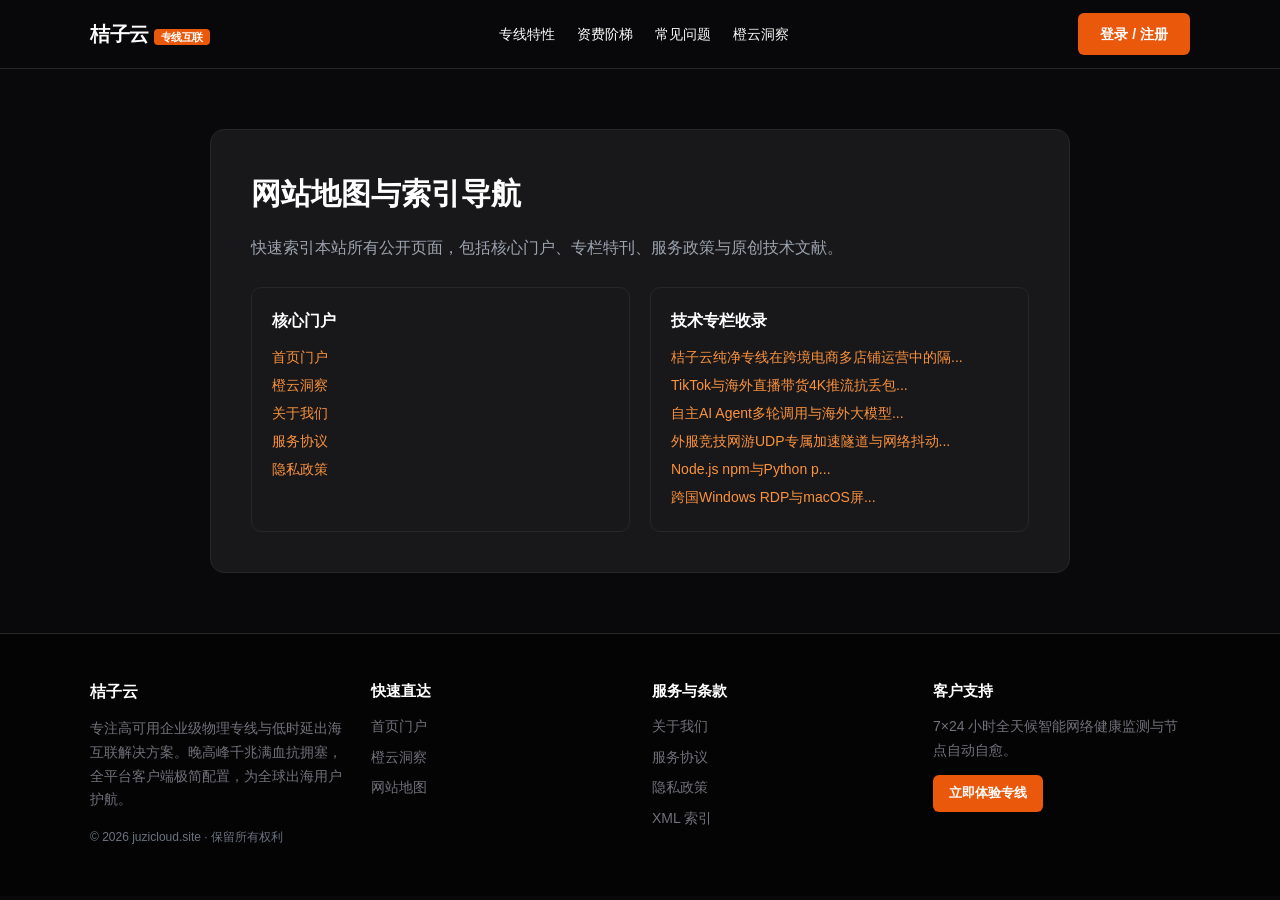
<file: sitemap.html>
<!DOCTYPE html>
<html lang="zh-CN">
<head>
  <meta charset="UTF-8">
  <meta name="viewport" content="width=device-width, initial-scale=1.0">
  <title>站点地图 · 桔子云科技专网全站索引导航</title>
  <meta name="description" content="一键浏览桔子云科技站(juzicloud.site)电商专线方案、API加速配置及前沿出海实操技术手册。">
  <link rel="canonical" href="https://juzicloud.site/sitemap.html">
  <link rel="stylesheet" href="style.css">
</head>
<body>
  
  <nav class="navbar">
    <div class="container nav-inner">
      <a href="index.html" class="brand-logo">
        <span>桔子云</span>
        <span class="brand-badge">专线互联</span>
      </a>
      <ul class="nav-links">
        <li><a href="index.html#features">专线特性</a></li>
        <li><a href="index.html#pricing">资费阶梯</a></li>
        <li><a href="index.html#faq">常见问题</a></li>
        <li><a href="citrus-insights.html">橙云洞察</a></li>
      </ul>
      <a href="https://ww012.twilightaff.com/#/?code=A56DH1Af" class="btn-aff-cta" style="padding: 10px 22px; font-size: 14px;" target="_blank" rel="nofollow">登录 / 注册</a>
    </div>
  </nav>
    

  <main style="padding: 60px 0;">
    <div class="container" style="max-width: 860px; background:#18181b; border:1px solid #27272a; border-radius:14px; padding:40px;">
      
        <h1 style="font-size:30px; font-weight:800; color:#fff; margin-bottom:16px;">网站地图与索引导航</h1>
        <p style="color:#9ca3af; line-height:1.8;">快速索引本站所有公开页面，包括核心门户、专栏特刊、服务政策与原创技术文献。</p>
        
        <div style="display:grid; grid-template-columns:repeat(auto-fit, minmax(240px, 1fr)); gap:20px; margin-top:24px;">
          <div style="background:#18181b; border:1px solid #27272a; padding:20px; border-radius:10px;">
            <h3 style="color:#fff; font-size:16px; margin-bottom:10px;">核心门户</h3>
            <ul style="list-style:none; line-height:2; font-size:14px;">
              <li><a href="index.html" style="color:#fb923c;">首页门户</a></li>
              <li><a href="citrus-insights.html" style="color:#fb923c;">橙云洞察</a></li>
              <li><a href="about.html" style="color:#fb923c;">关于我们</a></li>
              <li><a href="terms.html" style="color:#fb923c;">服务协议</a></li>
              <li><a href="privacy.html" style="color:#fb923c;">隐私政策</a></li>
            </ul>
          </div>
          <div style="background:#18181b; border:1px solid #27272a; padding:20px; border-radius:10px;">
            <h3 style="color:#fff; font-size:16px; margin-bottom:10px;">技术专栏收录</h3>
            <ul style="list-style:none; line-height:2; font-size:14px;">
        <li><a href="juzicloud-ecommerce-ip-isolation-guide.html" style="color:#fb923c;">桔子云纯净专线在跨境电商多店铺运营中的隔...</a></li><li><a href="cross-border-live-streaming-network-tuning.html" style="color:#fb923c;">TikTok与海外直播带货4K推流抗丢包...</a></li><li><a href="ai-agent-autonomous-loop-api-stability.html" style="color:#fb923c;">自主AI Agent多轮调用与海外大模型...</a></li><li><a href="global-game-server-udp-tunnel-latency.html" style="color:#fb923c;">外服竞技网游UDP专属加速隧道与网络抖动...</a></li><li><a href="open-source-software-package-mirror-pull.html" style="color:#fb923c;">Node.js npm与Python p...</a></li><li><a href="remote-desktop-rdp-smoothness-pipeline.html" style="color:#fb923c;">跨国Windows RDP与macOS屏...</a></li>
            </ul>
          </div>
        </div>
        
        
    </div>
  </main>

  
  <footer>
    <div class="container">
      <div class="footer-grid">
        <div>
          <h4 style="color:#fff; margin-bottom:12px; font-size:16px;">桔子云</h4>
          <p style="line-height:1.7; margin-bottom:16px;">
            专注高可用企业级物理专线与低时延出海互联解决方案。晚高峰千兆满血抗拥塞，全平台客户端极简配置，为全球出海用户护航。
          </p>
          <p style="font-size:12px; color:#6b7280;">© 2026 juzicloud.site · 保留所有权利</p>
        </div>
        <div>
          <h4 style="color:#fff; margin-bottom:12px; font-size:15px;">快速直达</h4>
          <ul class="footer-links">
            <li><a href="index.html">首页门户</a></li>
            <li><a href="citrus-insights.html">橙云洞察</a></li>
            <li><a href="sitemap.html">网站地图</a></li>
          </ul>
        </div>
        <div>
          <h4 style="color:#fff; margin-bottom:12px; font-size:15px;">服务与条款</h4>
          <ul class="footer-links">
            <li><a href="about.html">关于我们</a></li>
            <li><a href="terms.html">服务协议</a></li>
            <li><a href="privacy.html">隐私政策</a></li>
            <li><a href="sitemap.xml">XML 索引</a></li>
          </ul>
        </div>
        <div>
          <h4 style="color:#fff; margin-bottom:12px; font-size:15px;">客户支持</h4>
          <p style="line-height:1.7; margin-bottom:12px;">7×24 小时全天候智能网络健康监测与节点自动自愈。</p>
          <a href="https://ww012.twilightaff.com/#/?code=A56DH1Af" class="btn-aff-cta" style="padding: 8px 16px; font-size: 13px;" target="_blank" rel="nofollow">立即体验专线</a>
        </div>
      </div>
    </div>
  </footer>
    
</body>
</html>
</file>
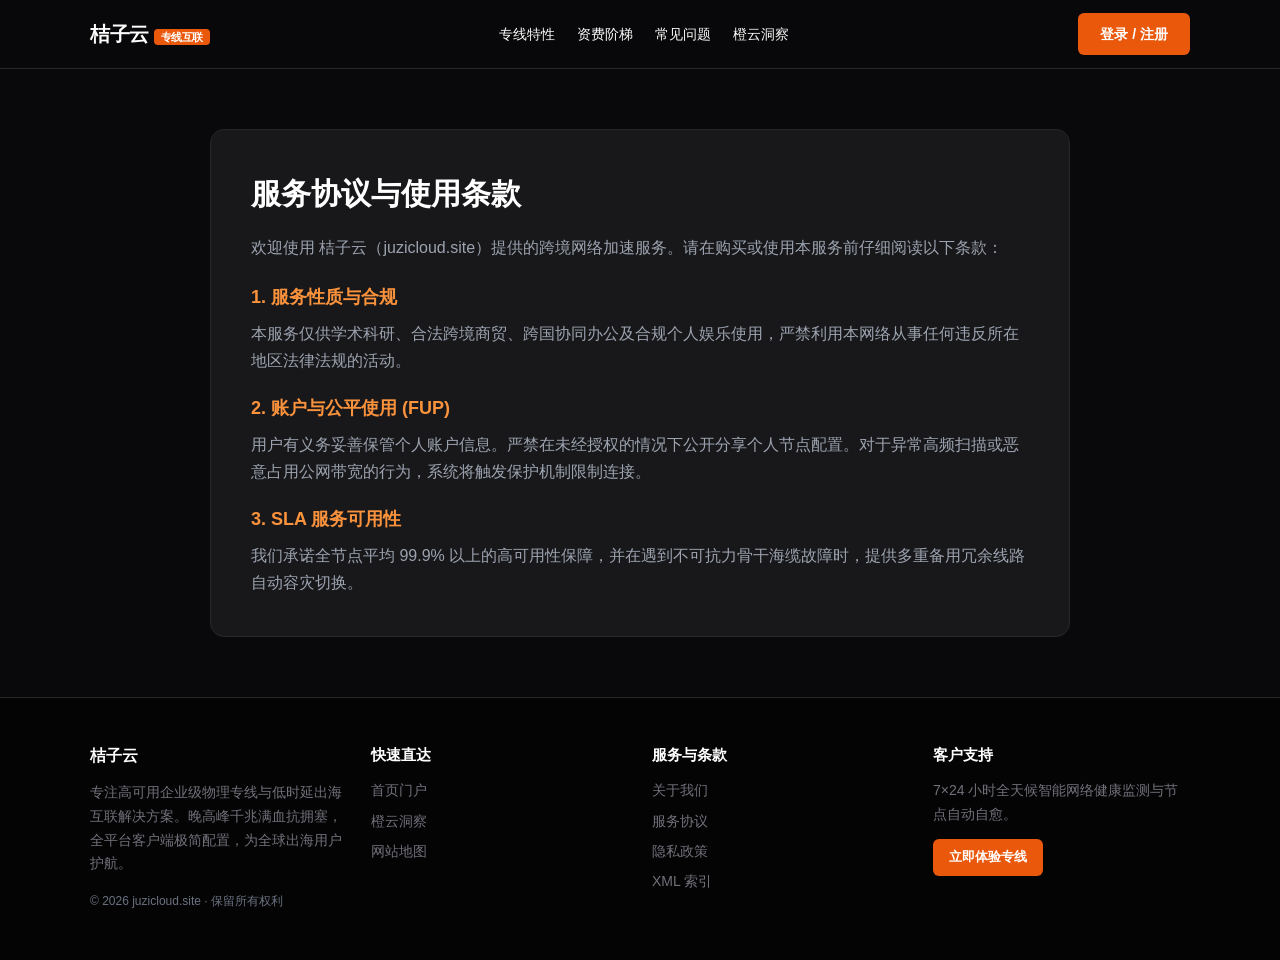
<file: terms.html>
<!DOCTYPE html>
<html lang="zh-CN">
<head>
  <meta charset="UTF-8">
  <meta name="viewport" content="width=device-width, initial-scale=1.0">
  <title>商户服务协议 · 桔子云科技专网使用条例</title>
  <meta name="description" content="桔子云科技站(juzicloud.site)企业账号保障标准、流量公平调度机制与商户履约协议细则。">
  <link rel="canonical" href="https://juzicloud.site/terms.html">
  <link rel="stylesheet" href="style.css">
</head>
<body>
  
  <nav class="navbar">
    <div class="container nav-inner">
      <a href="index.html" class="brand-logo">
        <span>桔子云</span>
        <span class="brand-badge">专线互联</span>
      </a>
      <ul class="nav-links">
        <li><a href="index.html#features">专线特性</a></li>
        <li><a href="index.html#pricing">资费阶梯</a></li>
        <li><a href="index.html#faq">常见问题</a></li>
        <li><a href="citrus-insights.html">橙云洞察</a></li>
      </ul>
      <a href="https://ww012.twilightaff.com/#/?code=A56DH1Af" class="btn-aff-cta" style="padding: 10px 22px; font-size: 14px;" target="_blank" rel="nofollow">登录 / 注册</a>
    </div>
  </nav>
    

  <main style="padding: 60px 0;">
    <div class="container" style="max-width: 860px; background:#18181b; border:1px solid #27272a; border-radius:14px; padding:40px;">
      
        <h1 style="font-size:30px; font-weight:800; color:#fff; margin-bottom:16px;">服务协议与使用条款</h1>
        <p style="color:#9ca3af; line-height:1.8; margin-bottom:16px;">欢迎使用 桔子云（juzicloud.site）提供的跨境网络加速服务。请在购买或使用本服务前仔细阅读以下条款：</p>
        <h3 style="font-size:18px; color:#fb923c; margin:20px 0 8px;">1. 服务性质与合规</h3>
        <p style="color:#9ca3af; line-height:1.7; margin-bottom:14px;">本服务仅供学术科研、合法跨境商贸、跨国协同办公及合规个人娱乐使用，严禁利用本网络从事任何违反所在地区法律法规的活动。</p>
        <h3 style="font-size:18px; color:#fb923c; margin:20px 0 8px;">2. 账户与公平使用 (FUP)</h3>
        <p style="color:#9ca3af; line-height:1.7; margin-bottom:14px;">用户有义务妥善保管个人账户信息。严禁在未经授权的情况下公开分享个人节点配置。对于异常高频扫描或恶意占用公网带宽的行为，系统将触发保护机制限制连接。</p>
        <h3 style="font-size:18px; color:#fb923c; margin:20px 0 8px;">3. SLA 服务可用性</h3>
        <p style="color:#9ca3af; line-height:1.7;">我们承诺全节点平均 99.9% 以上的高可用性保障，并在遇到不可抗力骨干海缆故障时，提供多重备用冗余线路自动容灾切换。</p>
        
    </div>
  </main>

  
  <footer>
    <div class="container">
      <div class="footer-grid">
        <div>
          <h4 style="color:#fff; margin-bottom:12px; font-size:16px;">桔子云</h4>
          <p style="line-height:1.7; margin-bottom:16px;">
            专注高可用企业级物理专线与低时延出海互联解决方案。晚高峰千兆满血抗拥塞，全平台客户端极简配置，为全球出海用户护航。
          </p>
          <p style="font-size:12px; color:#6b7280;">© 2026 juzicloud.site · 保留所有权利</p>
        </div>
        <div>
          <h4 style="color:#fff; margin-bottom:12px; font-size:15px;">快速直达</h4>
          <ul class="footer-links">
            <li><a href="index.html">首页门户</a></li>
            <li><a href="citrus-insights.html">橙云洞察</a></li>
            <li><a href="sitemap.html">网站地图</a></li>
          </ul>
        </div>
        <div>
          <h4 style="color:#fff; margin-bottom:12px; font-size:15px;">服务与条款</h4>
          <ul class="footer-links">
            <li><a href="about.html">关于我们</a></li>
            <li><a href="terms.html">服务协议</a></li>
            <li><a href="privacy.html">隐私政策</a></li>
            <li><a href="sitemap.xml">XML 索引</a></li>
          </ul>
        </div>
        <div>
          <h4 style="color:#fff; margin-bottom:12px; font-size:15px;">客户支持</h4>
          <p style="line-height:1.7; margin-bottom:12px;">7×24 小时全天候智能网络健康监测与节点自动自愈。</p>
          <a href="https://ww012.twilightaff.com/#/?code=A56DH1Af" class="btn-aff-cta" style="padding: 8px 16px; font-size: 13px;" target="_blank" rel="nofollow">立即体验专线</a>
        </div>
      </div>
    </div>
  </footer>
    
</body>
</html>
</file>
<file: style.css>
/* Neo Citrus Tech - juzicloud.site */
* { margin: 0; padding: 0; box-sizing: border-box; }
html { scroll-behavior: smooth; }
body { background-color: #09090b; color: #fafafa; font-family: -apple-system, BlinkMacSystemFont, "Segoe UI", "Inter", sans-serif; line-height: 1.6; }
.container { max-width: 1140px; margin: 0 auto; padding: 0 20px; }
a { text-decoration: none; color: inherit; transition: all 0.2s ease; }

.navbar { background: rgba(9, 9, 11, 0.9); backdrop-filter: blur(12px); border-bottom: 1px solid #27272a; position: sticky; top: 0; z-index: 100; }
.nav-inner { display: flex; align-items: center; justify-content: space-between; height: 68px; }
.brand-logo { font-size: 20px; font-weight: 800; color: #fff; letter-spacing: -0.5px; }
.brand-badge { background: #ea580c; color: #fff; font-size: 11px; padding: 2px 7px; border-radius: 4px; font-weight: 700; }
.nav-links { display: flex; gap: 22px; align-items: center; list-style: none; font-size: 14px; font-weight: 500; }
.nav-links a:hover { color: #fb923c; }

.hero-section { padding: 75px 0 65px; border-bottom: 1px solid #27272a; }
.hero-grid { display: grid; grid-template-columns: 1.15fr 0.85fr; gap: 36px; align-items: center; }
.hero-tag { display: inline-block; background: rgba(234, 88, 12, 0.12); color: #fb923c; border: 1px solid rgba(234, 88, 12, 0.3); padding: 4px 12px; border-radius: 4px; font-size: 13px; font-weight: 600; margin-bottom: 16px; }
.hero-title { font-size: 36px; line-height: 1.25; font-weight: 800; color: #fff; margin-bottom: 16px; }
.hero-title-highlight { color: #fb923c; }
.hero-desc { font-size: 15px; color: #a1a1aa; line-height: 1.7; margin-bottom: 26px; }
.hero-actions { display: flex; gap: 16px; align-items: center; flex-wrap: wrap; margin-bottom: 24px; }
.btn-aff-cta { display: inline-flex; align-items: center; justify-content: center; padding: 12px 28px; font-weight: 700; font-size: 15px; border-radius: 6px; background: #ea580c; color: #fff; }
.btn-aff-cta:hover { background: #fb923c; transform: translateY(-2px); }
.btn-tizi-dofollow { display: inline-flex; align-items: center; justify-content: center; padding: 11px 24px; font-weight: 600; font-size: 15px; border-radius: 6px; border: 1px solid #27272a; background: #18181b; color: #e4e4e7; }
.btn-tizi-dofollow:hover { border-color: #fb923c; color: #fb923c; }

.features-grid { display: grid; grid-template-columns: repeat(auto-fit, minmax(260px, 1fr)); gap: 20px; }
.feature-card { background: #18181b; border: 1px solid #27272a; border-radius: 8px; padding: 24px; }
.feature-card:hover { border-color: #ea580c; }
.feature-title { font-size: 17px; font-weight: 700; color: #fff; margin: 10px 0; }
.feature-desc { font-size: 14px; color: #a1a1aa; line-height: 1.6; }

.pricing-section { padding: 65px 0; }
.pricing-grid { display: grid; grid-template-columns: repeat(auto-fit, minmax(280px, 1fr)); gap: 24px; }
.price-card { background: #18181b; border: 1px solid #27272a; border-radius: 8px; padding: 28px 20px; text-align: center; }
.price-card.featured { border-color: #ea580c; }
.price-tag { font-size: 34px; font-weight: 800; color: #fff; margin: 14px 0; }
.price-features { list-style: none; margin: 18px 0; text-align: left; font-size: 14px; color: #d4d4d8; line-height: 2; }
.price-features li::before { content: "✓ "; color: #fb923c; }

footer { background: #040405; border-top: 1px solid #27272a; padding: 45px 0 25px; font-size: 14px; color: #71717a; }
.footer-grid { display: grid; grid-template-columns: repeat(auto-fit, minmax(200px, 1fr)); gap: 24px; margin-bottom: 24px; }
.footer-links { list-style: none; display: flex; flex-direction: column; gap: 8px; }

@media(max-width: 868px) {
  .hero-grid { grid-template-columns: 1fr; text-align: center; }
  .hero-actions { justify-content: center; }
  .nav-links { display: none; }
}

/* Article Card Grid & Hover Effects */
.article-card { transition: transform 0.25s ease, box-shadow 0.25s ease, border-color 0.25s ease; }
.article-card:hover { transform: translateY(-4px); border-color: #ea580c !important; box-shadow: 0 10px 25px rgba(0,0,0,0.25) !important; }
</file>
